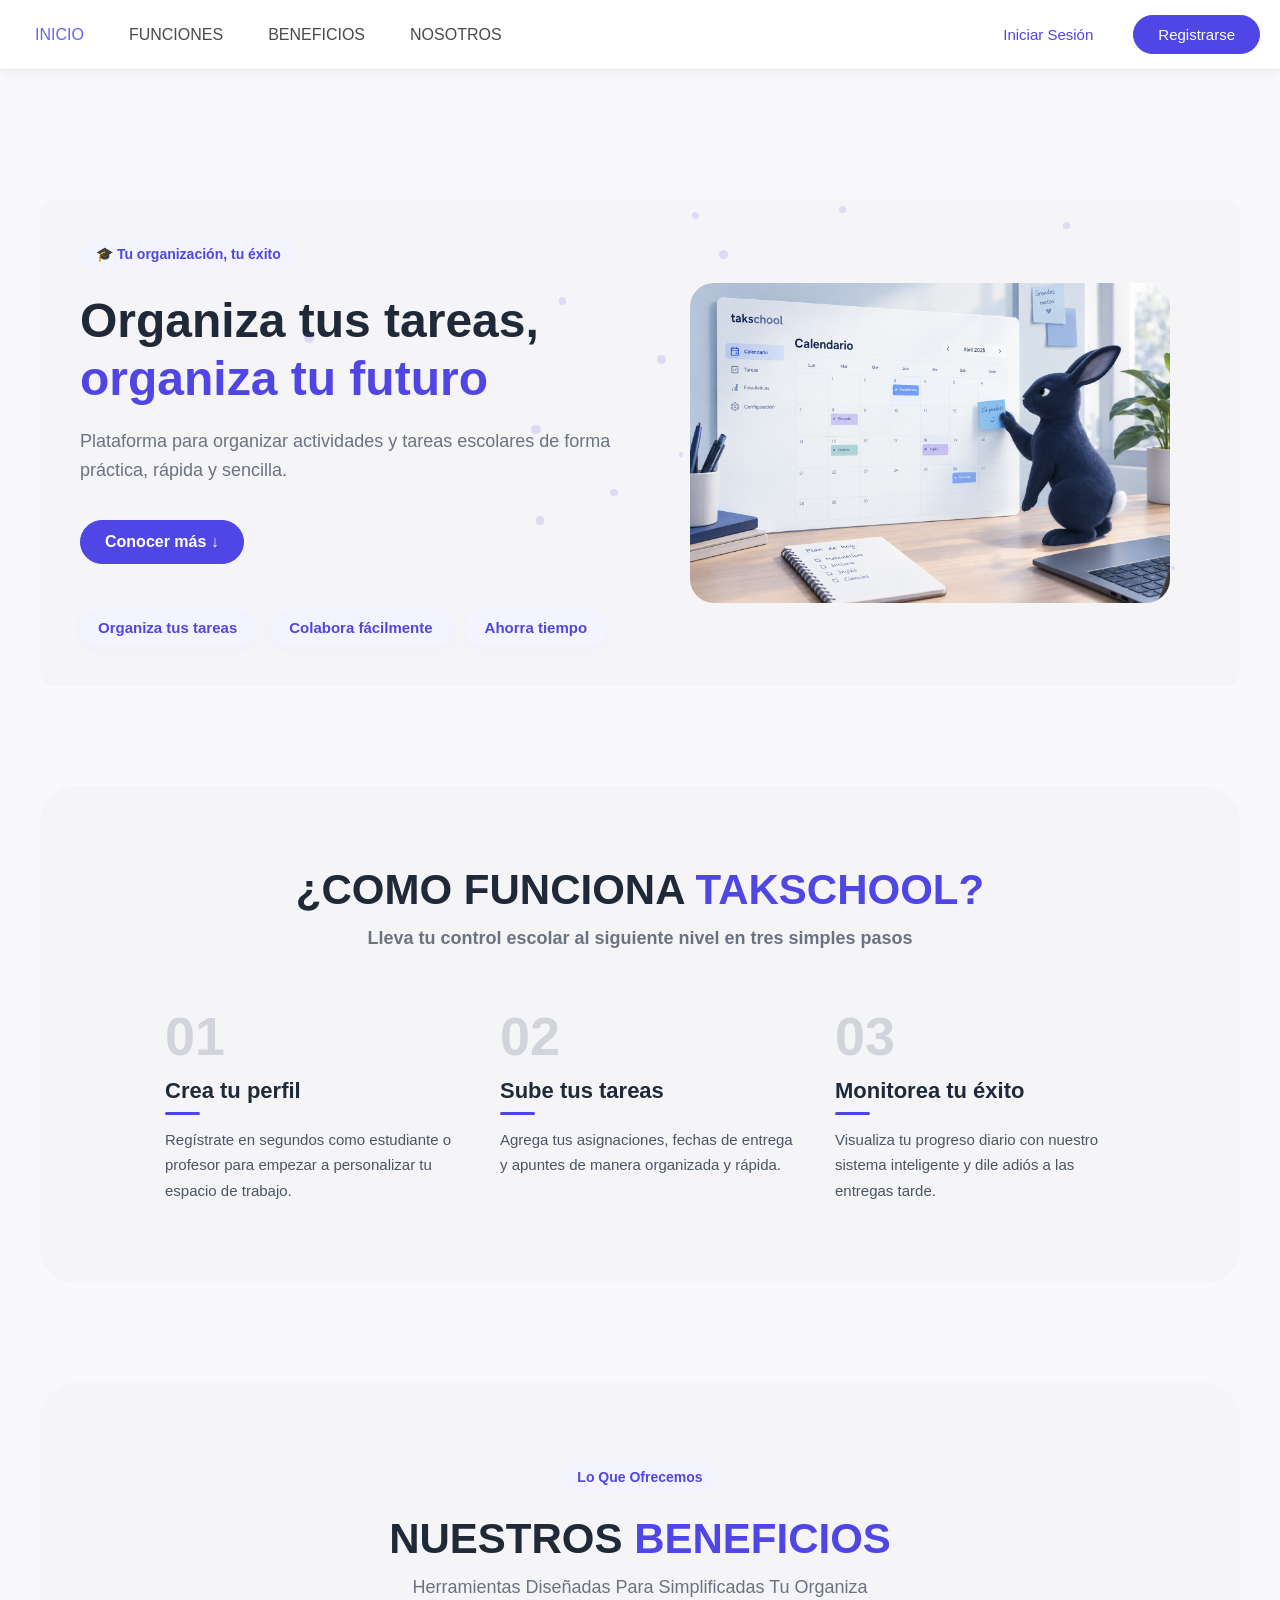
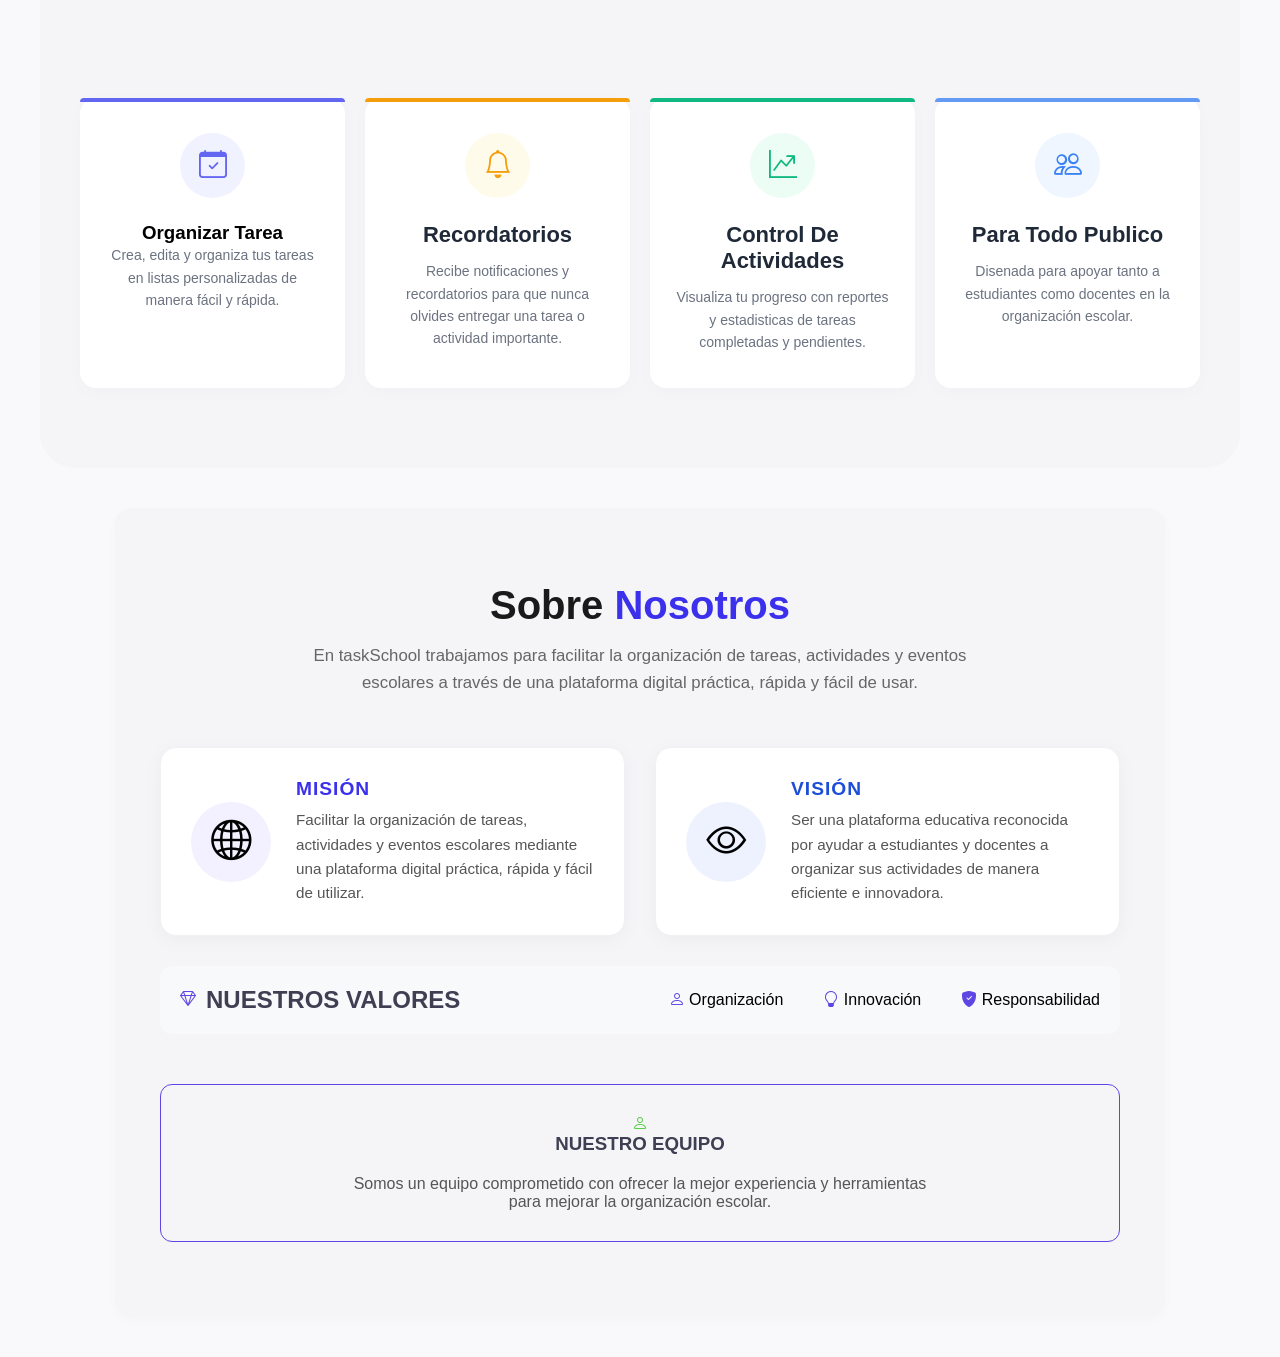
<file: index.html>
<!DOCTYPE html>
<html lang="en">
<head>
    <meta charset="UTF-8">
    <meta name="viewport" content="width, initial-scale=1.0">
    <title>Takschool</title>
    <link rel="stylesheet" href="https://cdn.jsdelivr.net/npm/bootstrap-icons@1.11.3/font/bootstrap-icons.min.css">
    <link rel="stylesheet" href="style.css">
</div>
</div>
</head>

<body>

<nav class="navegador">
<ul class="menu-central">
  <li><a href="#inicio">INICIO</a></li> 
    <li><a href="#funciones">FUNCIONES</a></li>
    <li><a href="#beneficios">BENEFICIOS</a></li>
      <li><a href="#nosotros">NOSOTROS</a></li>
  </ul>

  <div class="botones-derecha">
<div class="botones-derecha">
  <a href="autenticacion.html" class="btn-login">Iniciar Sesión</a>
  <a href="autenticacion.html#registro" class="btn-registro">Registrarse</a>
</div>

  </div>
</nav>

<section class="columna-izquierda" style="display: flex; flex-direction: row; align-items: center; justify-content: space-between; gap: 40px; max-width: 1200px; margin: 130px auto 50px auto; padding: 40px;">
  <div class="texto-accion" style="flex: 1; max-width: 550px;">
    <div class="contenido">
      <span>🎓 Tu organización, tu éxito</span>
    </div>
    <h1 class="titulo">Organiza tus tareas, <br><span class="titulo-resaltado">organiza tu futuro</span></h1>
    <p class="Descripcion-general">Plataforma para organizar actividades y tareas escolares de forma práctica, rápida y sencilla.</p>
    
    <div class="boton">
      <a href="#" class="btn-registro" style="background-color: #4f46e5; color: white; padding: 12px 24px; border-radius: 8px; text-decoration: none; font-weight: 600; margin-right: 15px;">Conocer más  ↓ </a>
    </div>

    <div class="beneficios">
      <div class="beneficio-item">Organiza tus tareas</div>
      <div class="beneficio-item">Colabora fácilmente</div>
      <div class="beneficio-item">Ahorra tiempo</div>
    </div>
  </div>

 <div class="columna-derecha-imagen" style="flex: 1; max-width: 600px; width: 100%; display: flex; justify-content: center;">
    <img src="img/imagen.jpeg" alt="Ilustración Takschool" style="width: 110%; height: auto; object-fit: contain; border-radius: 24px;">
  </div>

</section>
  </div>
 </div>
</p>
</main>

<section class="funcionamiento-seccion" id="funciones">
  <div class="funcionamiento-encabezado">
  <h2 class="funcionamiento-titulo"> ¿COMO FUNCIONA <span class="morado"> TAKSCHOOL?</span><h2>
  <p class="funcionamiento-subtitulo">Lleva tu control escolar al siguiente nivel en tres simples pasos</p>
</div>

<div class="cuadra-pasos">

<div class="tarjeta-paso">
  <span class="numero-fondo">01</span>
<h3>Crea tu perfil</h3>
<p>Regístrate en segundos como estudiante o profesor para empezar a personalizar tu espacio de trabajo.</p>
</div>

<div class="tarjeta-paso">
  <span class="numero-fondo">02</span>
  <h3>Sube tus tareas</h3>
  <p>Agrega tus asignaciones, fechas de entrega y apuntes de manera organizada y rápida.</p>
</div>

<div class="tarjeta-paso">
  <span class="numero-fondo">03</span>
  <h3>Monitorea tu éxito</h3>
  <p>Visualiza tu progreso diario con nuestro sistema inteligente y dile adiós a las entregas tarde.</p>
</div>

</div>
</section>



<section class="beneficios-seccion" id="beneficios">
  <div class="beneficio-encabezado">
    <div class="contenido">Lo Que Ofrecemos</div>
  <h2 class="beneficio-titulo"> NUESTROS <span class="azul-resaltado"> BENEFICIOS </span></h2>
  <p class="beneficio-subtitulo">Herramientas Diseñadas Para Simplificadas Tu Organiza</a></p>
</div>


  <div class="cuadros-beneficios">

<div class="tarjeta-beneficio borde-morado">
  <div class="b-icono bg-morado-claro"><i class="bi bi-calendar-check"></i></div>
  <span class="titulo-beneficio"><h3>Organizar Tarea</h3></span>
<p>Crea, edita y organiza tus tareas en listas personalizadas de manera fácil y rápida.</p>
</div>

<div class="tarjeta-beneficio borde-amarillo">
  <div class="b-icono bg-amarillo-claro"><i class="bi bi-bell"></i></div>
<span class="titulo-beneficios">
  <h3>Recordatorios</h3></span>
  <p>Recibe notificaciones y recordatorios para que nunca olvides entregar una tarea o actividad importante.</p>
</div>

<div class="tarjeta-beneficio borde-verde">
  <div class="b-icono bg-verde-claro"><i class="bi bi-graph-up-arrow"></i></div>
  <span class="titulo-beneficios">
  <h3>Control De Actividades </h3></span>
  <p>Visualiza tu progreso con reportes y estadisticas de tareas completadas y pendientes.</p>
</div>

<div class="tarjeta-beneficio borde-celeste">
  <div class="b-icono bg-azul-claro"><i class="bi bi-people"></i></div>
  <span class="titulo-beneficios">
  <h3>Para Todo Publico </h3></span>
  <p>Disenada para apoyar tanto a estudiantes como docentes en la organización escolar.</p>
</div>
</div>
</div>
</section>
</div>

<div class="mi-caja-gris">
<section class="nosotros-seccion" id="nosotros"> 
    

    <div class="nosotros-encabezado"> 
        <h2 class="nosotros-titulo">Sobre <span class="azul-fuerte">Nosotros</span></h2> 
        <p class="nosotros-subtitulo">En taskSchool trabajamos para facilitar la organización de tareas, actividades y eventos escolares a través de una plataforma digital práctica, rápida y fácil de usar.</p> 
    </div> 

    <div class="bloque-mv">

        <div class="tarjeta-mv"> 
            <div class="icono-contenedor morado-bg">
                <div class="🌐"><i class="bi bi-globe2"  style="font-size: 40px;"></i></div>
            </div>
            <div class="contenido-mv">
                <h3>MISIÓN</h3> 
                <p>Facilitar la organización de tareas, actividades y eventos escolares mediante una plataforma digital práctica, rápida y fácil de utilizar.</p> 
            </div>
        </div> 

        <div class="tarjeta-mv"> 
            <div class="icono-contenedor azul-bg">
                <div class="👁️"><i class="bi bi-eye"  style="font-size: 40px; "></i></div>
            </div>
            <div class="contenido-mv">
                <h3>VISIÓN</h3> 
                <p>Ser una plataforma educativa reconocida por ayudar a estudiantes y docentes a organizar sus actividades de manera eficiente e innovadora.</p> 
            </div>
        </div> 
    </div>

<div class="valores-card">
  
  <div class="valores-titulo-contenedor">
  <i class="bi bi-gem" style="color: #5c46e4"></i>
  <h2 class="valores-texto" style="color: #3e3f52">NUESTROS VALORES</h2>
</div>


  <div class="valores-lista">
    <div class="🧒">
      <i class="bi bi-person" style="color: #5c46e4"></i>
      <span>Organización</span>
    </div>
    <div class="💡">
      <i class="bi bi-lightbulb" style="color: #5c46e4"></i>
      <span>Innovación</span>
    </div>
    <div class="🛡️">
      <i class="bi bi-shield-fill-check" style="color: #5c46e4" ></i >
      <span>Responsabilidad</span>
    </div>
  </div>

</div>

<div class="equipo-card-principal">
  <div class="🧒">
    <i class="bi bi-person" style="color: #5c4"></i>
    <h3 class="texto" style="color: #3e3f52">NUESTRO EQUIPO</h3>
  </div>
  <p class="equipo-descripcion">
    Somos un equipo comprometido con ofrecer la mejor experiencia y herramientas para mejorar la organización escolar.
  </p>
</div>
</div>
</section>
</section>

    <script src="script.js"></script>
    
</body>
</html>
</file>
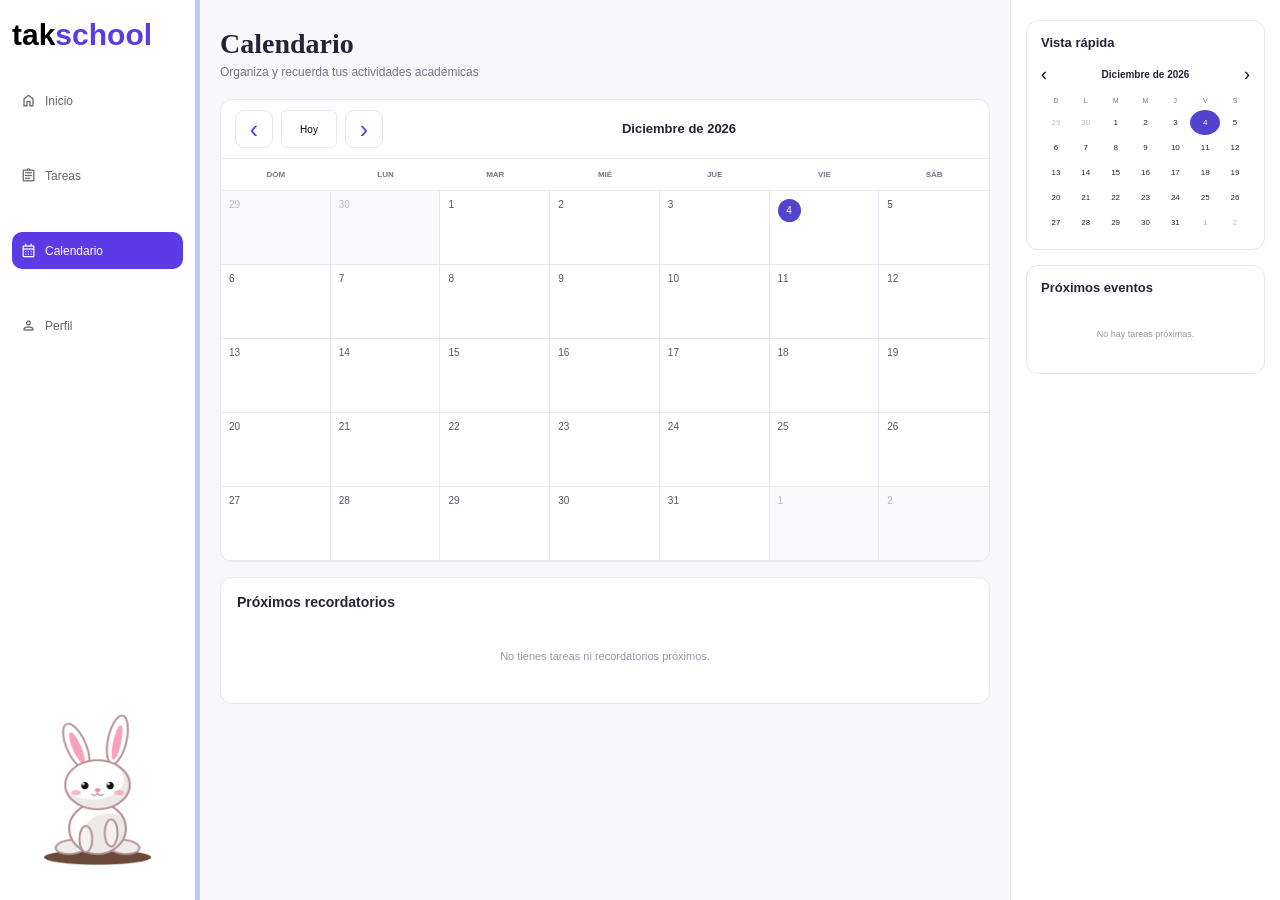
<file: calendario.html>
<!DOCTYPE html>
<html lang="es">

<head>
    <meta charset="UTF-8">
    <meta name="viewport" content="width=device-width, initial-scale=1.0">

    <title>TakSchool | Calendario</title>

    <!-- Estilos externos -->
    <link rel="stylesheet" href="app.css">
    <link rel="stylesheet" href="calendario.css">

    <!-- Iconos de la barra lateral -->
    <link rel="stylesheet" href="https://fonts.googleapis.com/css2?family=Material+Symbols+Outlined">
</head>

<body>

    <!-- Barra lateral compartida con el dashboard -->
    <aside class="sidebar calendario-sidebar">
        <div class="logo">
            tak<span class="azul-resaltado">school</span>
        </div>

        <nav class="menu">
            <a href="dashboard.html" class="menu-item">
                <span class="material-symbols-outlined">home</span>
                Inicio
            </a>

            <br>

            <a href="tareas.html" class="menu-item">
                <span class="material-symbols-outlined">assignment</span>
                Tareas
            </a>

            <br>

            <a href="calendario.html" class="menu-item active" aria-current="page">
                <span class="material-symbols-outlined">calendar_month</span>
                Calendario
            </a>

            <br>

            <a href="perfil.html" class="menu-item">
                <span class="material-symbols-outlined">person</span>
                Perfil
            </a>
        </nav>

        <div class="navegador-footer">
            <img
                src="img/conejo_saludando.gif"
                width="250"
                height="175"
                alt="Conejo saludando">
        </div>
    </aside>

    <div class="app" id="calendario">

        <main class="main-content">

            <header class="page-header">
                <div>
                    <h1>Calendario</h1>
                    <p>Organiza y recuerda tus actividades académicas</p>
                </div>

                <button class="primary-button" id="newReminderButton">
                </button>
                
            </header>

            <section class="calendar-card">

                <div class="calendar-toolbar">

                    <div class="calendar-navigation">
                        <button
                            type="button"
                            id="previousMonth"
                            class="navigation-button"
                            aria-label="Mes anterior">
                            ‹
                        </button>

                        <button
                            type="button"
                            id="todayButton"
                            class="today-button">
                            Hoy
                        </button>

                        <button
                            type="button"
                            id="nextMonth"
                            class="navigation-button"
                            aria-label="Mes siguiente">
                            ›
                        </button>
                    </div>

                    <h2 id="monthTitle"></h2>


                </div>

                <div class="calendar-weekdays">
                    <div>DOM</div>
                    <div>LUN</div>
                    <div>MAR</div>
                    <div>MIÉ</div>
                    <div>JUE</div>
                    <div>VIE</div>
                    <div>SÁB</div>
                </div>

                <div id="calendarGrid" class="calendar-grid"></div>

            </section>

            <section class="upcoming-card">

                <div class="section-header">
                    <h2>Próximos recordatorios</h2>
                </div>

                <div id="upcomingList" class="upcoming-list"></div>

            </section>

        </main>

        <aside class="right-panel">

            <section class="quick-view">
                <h2>Vista rápida</h2>

                <div class="mini-calendar">

                    <div class="mini-header">
                        <button type="button" id="miniPrevious" aria-label="Mes anterior">
                            ‹
                        </button>

                        <strong id="miniMonth"></strong>

                        <button type="button" id="miniNext" aria-label="Mes siguiente">
                            ›
                        </button>
                    </div>

                    <div class="mini-weekdays">
                        <span>D</span>
                        <span>L</span>
                        <span>M</span>
                        <span>M</span>
                        <span>J</span>
                        <span>V</span>
                        <span>S</span>
                    </div>

                    <div id="miniCalendarGrid" class="mini-grid"></div>

                </div>
            </section>

            <section class="events-card">
                <h2>Próximos eventos</h2>

                <div id="rightEvents" class="right-events"></div>
            </section>

        </aside>

    </div>

    <!-- Ventana para crear recordatorios -->
    <div id="reminderModal" class="modal hidden">

        <div class="modal-content">

            <div class="modal-header">
                <div>
                    <h2>Nueva recordatoria</h2>
                    <p>Agrega una actividad académica.</p>
                </div>

                <button
                    type="button"
                    id="closeModal"
                    class="close-button"
                    aria-label="Cerrar">
                    ×
                </button>
            </div>

            <form id="reminderForm">

                <div class="form-group">
                    <label for="title">Nombre de la actividad</label>

                    <input
                        type="text"
                        id="title"
                        placeholder="Ej. Tarea de matemática"
                        required>
                </div>

                <div class="form-row">

                    <div class="form-group">
                        <label for="date">Fecha</label>

                        <input type="date" id="date" required>
                    </div>

                    <div class="form-group">
                        <label for="time">Hora</label>

                        <input type="time" id="time" required>
                    </div>

                </div>

                <div class="form-group">
                    <label for="type">Tipo</label>

                    <select id="type">
                        <option value="tarea">Tarea</option>
                        <option value="examen">Examen</option>
                        <option value="proyecto">Proyecto</option>
                        <option value="estudio">Estudio</option>
                    </select>
                </div>

                <div class="form-actions">

                    <button
                        type="button"
                        id="cancelButton"
                        class="secondary-button">
                        Cancelar
                    </button>

                    <button type="submit" class="primary-button">
                        Guardar recordatoria
                    </button>

                </div>

            </form>

        </div>

    </div>

    <!-- JavaScript externo -->
    <script src="calendario.js"></script>

</body>
</html>
</file>
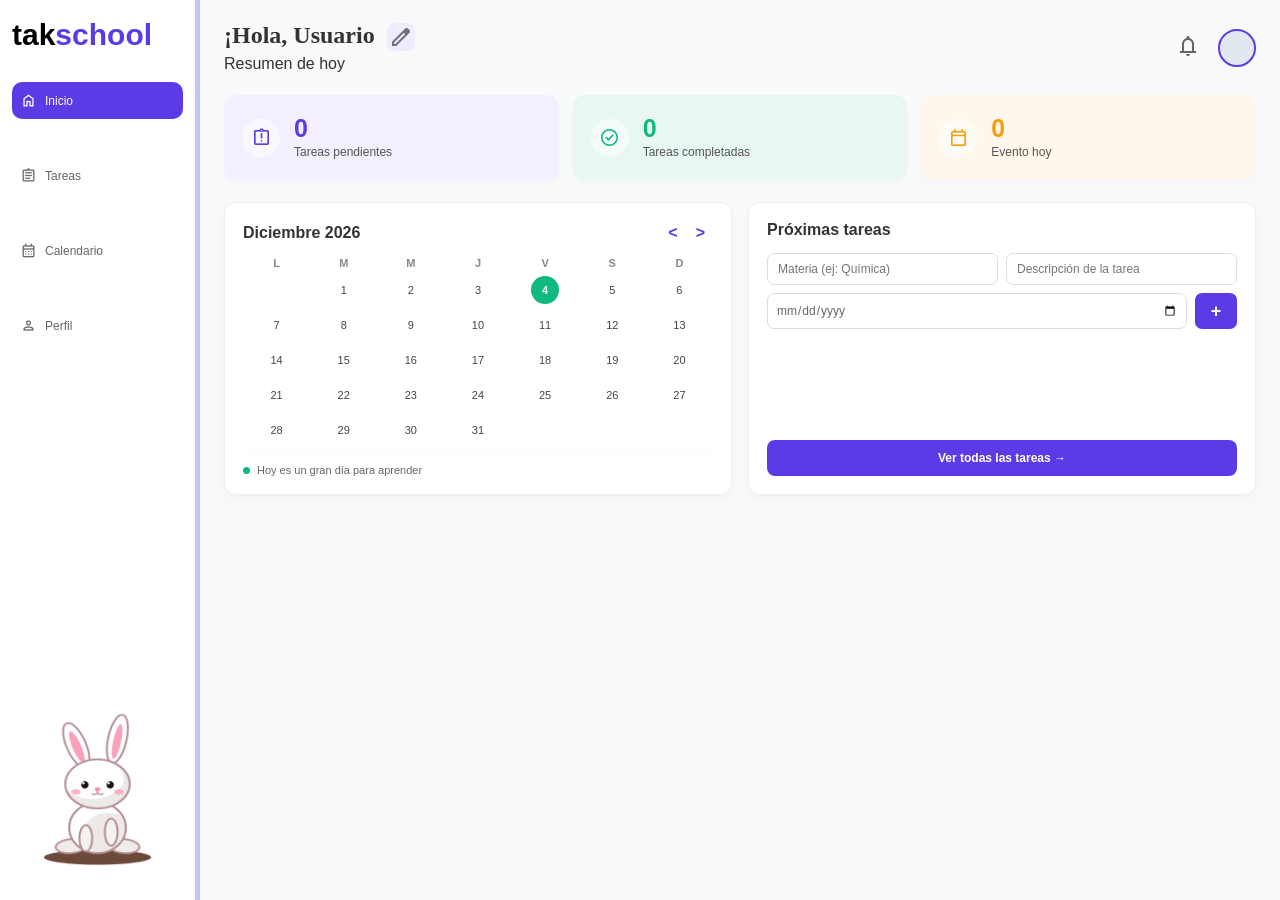
<file: dashboard.html>
<!DOCTYPE html>
<html lang="es">
 <head>
    <meta charset="UTF-8">
    <meta name="viewport" content="width=device-width, initial-scale=1.0">
    <title>Takschool</title>

    <link rel="stylesheet" href="app.css">

    <!-- Google Material Symbols -->
    <link rel="stylesheet"
        href="https://fonts.googleapis.com/css2?family=Material+Symbols+Outlined">
        <script src="app.js" defer></script>

 </head>

 <body>

 <div class="navegador">

    <!-- BARRA LATERAL -->
    <aside class="sidebar">

        <div class="logo">tak<span class="azul-resaltado">school</span></div>

        <nav class="menu">
            <a href="dashboard.html" class="menu-item active">
                <span class="material-symbols-outlined">home</span>
                Inicio
            </a>
            <br>
            <a href="tareas.html" class="menu-item">
                <span class="material-symbols-outlined">assignment</span>
                Tareas
            </a>
            <br>
            <a href="calendario.html" class="menu-item">
                <span class="material-symbols-outlined">calendar_month</span>
                Calendario
            </a>
            <br>
            <a href="perfil.html" class="menu-item">
                <span class="material-symbols-outlined">person</span>
                Perfil
            </a>
            <br>
        </nav>

        <div class="navegador-footer">
            <img src="img/conejo_saludando.gif"
             width="250"
              height="175"
              alt="Mi GIF animado">
        </div>

    </aside>


    <!-- CONTENIDO PRINCIPAL -->
    <main class="contenido-principal">

        <!-- ENCABEZADO -->
        <header class="main-header">

            <div class="welcome-text">
                <h1>¡Hola, <span id="nombreUsuario">Usuario!</span>
                     <button
        type="button"
        id="editarNombreUsuario"
        class="btn-editar-nombre"
        title="Cambiar nombre">
         <span class="material-symbols-outlined">edit</span>
                </button>
    </h1>
                <p>Resumen de hoy</p>
            </div>
            
                <div class="user-profile">

    <div class="notification-container">

        <span class="material-symbols-outlined icon-bell" id="campana">
            notifications
        </span>


        <div class="notification-box" id="notificationBox">

            <h3>Notificaciones</h3>

            <div id="notificationList">

                <p>No tienes notificaciones</p>

            </div>

        </div>

    </div>




                <div class="avatar" id="avatarHeader" role="img" aria-label="Avatar de perfil"></div>

            </div>

        </header>


        <!-- TARJETAS DE RESUMEN -->
        <section class="tarjeta-de-resumen">

            <div class="card card-purple">

                <div class="card-icon">
                    <span class="material-symbols-outlined">
                        assignment_late
                    </span>
                </div>

                <div class="card-info">
                    <h3 id="contadorPendientes">0</h3>
                    <p>Tareas pendientes</p>
                </div>

            </div>


            <div class="card card-green">

                <div class="card-icon">
                    <span class="material-symbols-outlined">
                        check_circle
                    </span>
                </div>

                <div class="card-info">
                    <h3 id="contadorCompletadas">0</h3>
                    <p>Tareas completadas</p>
                </div>

            </div>


            <div class="card card-orange">

                <div class="card-icon">
                    <span class="material-symbols-outlined">
                        calendar_today
                    </span>
                </div>

                <div class="card-info">
                    <h3 id="contadorEventos">0</h3>
                    <p>Evento hoy</p>
                </div>

            </div>

        </section>


        <!-- CALENDARIO Y TAREAS -->
        <section class="calendario-tareas">

            <!-- CALENDARIO -->
            <div class="widget calendario">

                <div class="calendar-encabezado">

                    <h2 id="calendarario-mes-año">
                        Mes Año
                    </h2>

                    <div class="calendario-navegacion">

                        <button id="prevMonthBtn">
                            &lt;
                        </button>

                        <button id="nextMonthBtn">
                            &gt;
                        </button>

                    </div>

                </div>


                <div class="calendario-dias-encabezado">
                    <span>L</span>
                    <span>M</span>
                    <span>M</span>
                    <span>J</span>
                    <span>V</span>
                    <span>S</span>
                    <span>D</span>
                </div>


                <div class="calendario-grid" id="calendarioGrid"></div>


                <div class="calendario-footer" id="calendarioFooter">

                    <span class="dot-indicator"></span>

                    Hoy es un gran día para aprender

                </div>

            </div>


            <!-- PRÓXIMAS TAREAS -->
            <div class="widget proximas-tareas">

                <h2>Próximas tareas</h2>

                <form id="taskForm" class="task-form">

                    <input
                        type="text"
                        id="taskMateria"
                        placeholder="Materia (ej: Química)"
                        required
                    >

                    <input
                        type="text"
                        id="taskDescripcion"
                        placeholder="Descripción de la tarea"
                        required
                    >

                    <input
                        type="date"
                        id="taskFecha"
                        required
                    >

                    <button
                        type="submit"
                        class="btn-add-task">
                        +
                    </button>

                </form>


                <ul class="task-list" id="taskList"></ul>

                <button class="btn-all-tasks" >
                  <a href="tareas.html" style="text-decoration: none; color: inherit;"> Ver todas las tareas → </a>
                </button>

            </div>

        </section>

    </main>

   </div>

   <script src="perfil-sync.js"></script>

<html>
</file>
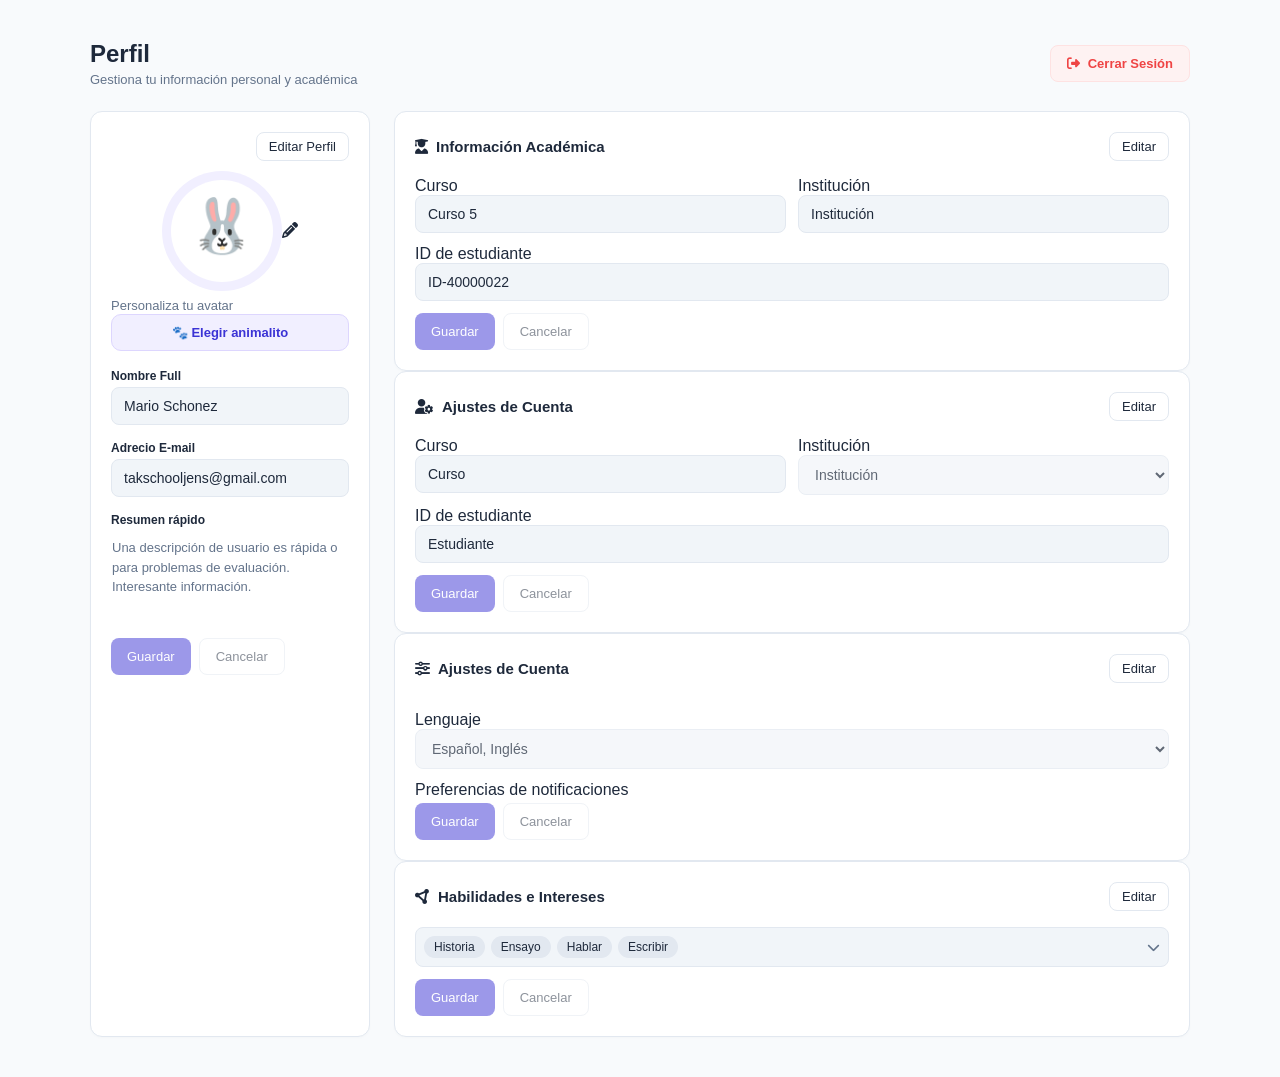
<file: perfil.html>
<!DOCTYPE html>
<html lang="es">
<head>
    <meta charset="UTF-8">
    <meta name="viewport" content="width=device-width, initial-scale=1.0">
    <title>Perfil de Usuario</title>
    <!-- Iconos FontAwesome -->
    <link rel="stylesheet" href="https://cdnjs.cloudflare.com/ajax/libs/font-awesome/6.5.2/css/all.min.css">
    <link rel="stylesheet" href="perfil.css">

</head>
<body>
    
    <div class="container">
        <!-- Encabezado Limpio (Sin botón de ajustes) -->
        <header class="main-header">
            <div class="header-left">
                <h1>Perfil</h1>
                <p>Gestiona tu información personal y académica</p>
            </div>
             <button id="logoutBtn" class="btn-logout"><i class="fa-solid fa-right-from-bracket" ></i> Cerrar Sesión</button>
        </header>

        <!-- Contenedor Flexbox Principal -->
        <div class="profile-grid">
            
            <!-- Izquierda: Sidebar Editable -->
            <aside class="profile-sidebar card">
                <div class="card-header-sidebar">
                    <button class="btn-edit">Editar Perfil</button>
                </div>
                
                <div class="avatar-area">
                    <div class="avatar-container">
                        <img
                            src="https://placehold.co/200x200/f1efff/5c3be6?text=%F0%9F%90%B0"
                            alt="Avatar del estudiante"
                            class="avatar-img"
                            id="avatarPreview">

                        <label for="avatarInput" class="btn-edit-avatar" title="Subir foto" aria-label="Subir foto de perfil">
                            <i class="fa-solid fa-pencil" aria-hidden="true"></i>
                        </label>
                        <input type="file" id="avatarInput" accept="image/*" hidden>
                    </div>

                    <span class="change-profile-text">Personaliza tu avatar</span>

                    <button type="button" id="btnElegirAnimal" class="btn-animal" aria-expanded="false" aria-controls="selectorAnimales">
                        🐾 Elegir animalito
                    </button>

                    <div id="selectorAnimales" class="selector-animales" hidden aria-label="Elige tu animalito">
                        <button type="button" class="animal-option" data-animal="🐰" aria-label="Conejo">🐰</button>
                        <button type="button" class="animal-option" data-animal="🐱" aria-label="Gato">🐱</button>
                        <button type="button" class="animal-option" data-animal="🐶" aria-label="Perro">🐶</button>
                        <button type="button" class="animal-option" data-animal="🦊" aria-label="Zorro">🦊</button>
                        <button type="button" class="animal-option" data-animal="🐻" aria-label="Oso">🐻</button>
                        <button type="button" class="animal-option" data-animal="🐼" aria-label="Panda">🐼</button>
                        <button type="button" class="animal-option" data-animal="🐸" aria-label="Rana">🐸</button>
                        <button type="button" class="animal-option" data-animal="🐹" aria-label="Hámster">🐹</button>
                    </div>
                </div>

                <div class="info-group">
                    <label>Nombre Full</label>
                    <input type="text" class="sidebar-input" id="nombrePerfil" value="Mario Schonez" disabled>
                </div>
                <div class="info-group">
                    <label>Adrecio E-mail</label>
                    <input type="text" class="sidebar-input" value="takschooljens@gmail.com" disabled>
                </div>
                <div class="info-group">
                    <label>Resumen rápido</label>
                    <textarea class="sidebar-textarea" disabled>Una descripción de usuario es rápida o para problemas de evaluación. Interesante información.</textarea>
                </div>
                
                <div class="button-row">
                    <button class="btn-primary btn-save" disabled>Guardar</button>
                    <button class="btn-cancel btn-action-cancel" disabled>Cancelar</button>
                </div>
            </aside>

            <!-- Derecha: Formularios -->
            <main class="profile-content">
                
                <!-- Bloque 1: Información Académica -->
                <section class="card">
                    <div class="card-header">
                        <h2><i class="fa-solid fa-user-graduate"></i> Información Académica</h2>
                        <button class="btn-edit">Editar</button>
                    </div>
                    <div class="form-grid">
                        <div class="form-group">
                            <label>Curso</label>
                            <input type="text" value="Curso 5" disabled>
                        </div>
                        <div class="form-group">
                            <label>Institución</label>
                            <input type="text" value="Institución" disabled>
                        </div>
                        <div class="form-group full-width">
                            <label>ID de estudiante</label>
                            <input type="text" value="ID-40000022" disabled>
                        </div>
                    </div>
                    <div class="button-row">
                        <button class="btn-primary btn-save" disabled>Guardar</button>
                        <button class="btn-cancel btn-action-cancel" disabled>Cancelar</button>
                    </div>
                </section>

                <!-- Bloque 2: Ajustes de Cuenta -->
                <section class="card">
                    <div class="card-header">
                        <h2><i class="fa-solid fa-user-gear"></i> Ajustes de Cuenta</h2>
                        <button class="btn-edit">Editar</button>
                    </div>
                    <div class="form-grid">
                        <div class="form-group">
                            <label>Curso</label>
                            <input type="text" value="Curso" disabled>
                        </div>
                        <div class="form-group">
                            <label>Institución</label>
                            <select disabled>
                                <option>Institución</option>
                                <option>Otra Opción</option>
                            </select>
                        </div>
                        <div class="form-group full-width">
                            <label>ID de estudiante</label>
                            <input type="text" value="Estudiante" disabled>
                        </div>
                    </div>
                    <div class="button-row">
                        <button class="btn-primary btn-save" disabled>Guardar</button>
                        <button class="btn-cancel btn-action-cancel" disabled>Cancelar</button>
                    </div>
                </section>

                <!-- Bloque 3: Seguridad y Notificaciones -->
                <section class="card">
                    <div class="card-header">
                        <h2><i class="fa-solid fa-sliders"></i> Ajustes de Cuenta</h2>
                        <button class="btn-edit">Editar</button>
                    </div>
                    <div class="form-grid">

                    </div>
                    <div class="form-group" style="margin-top: 12px;">
                        <label>Lenguaje</label>
                        <select disabled>
                            <option>Español, Inglés</option>
                        </select>
                    </div>
                    <div class="form-group" style="margin-top: 12px;">
                        <label>Preferencias de notificaciones</label>
                        <div class="button-row" style="margin-top: 4px;">
                            <button class="btn-primary btn-save" disabled>Guardar</button>
                            <button class="btn-cancel btn-action-cancel" disabled>Cancelar</button>
                        </div>
                    </div>
                </section>
                <!-- Bloque 4: Habilidades e Intereses Completamente Editable -->
<section class="card">
    <div class="card-header">
        <h2><i class="fa-solid fa-circle-nodes"></i> Habilidades e Intereses</h2>
        <button class="btn-edit">Editar</button>
    </div>
    <div class="tags-container">
        <div class="tags-wrapper">
            <span class="tag">Historia <i class="fa-solid fa-xmark remove-tag"></i></span>
            <span class="tag">Ensayo <i class="fa-solid fa-xmark remove-tag"></i></span>
            <span class="tag">Hablar <i class="fa-solid fa-xmark remove-tag"></i></span>
            <span class="tag">Escribir <i class="fa-solid fa-xmark remove-tag"></i></span>
            <!-- Campo nuevo para escribir nuevas habilidades -->
            <input type="text" id="tagInput" placeholder="Añadir..." disabled>
        </div>
        <i class="fa-solid fa-chevron-down select-chevron"></i>
    </div>
    <div class="button-row">
        <button class="btn-primary btn-save" disabled>Guardar</button>
        <button class="btn-cancel btn-action-cancel" disabled>Cancelar</button>
    </div>
</section>

            </main>
        </div>
    </div>


    <!-- Enlace al archivo JavaScript externo -->
    <script src="perfil.js"></script>
    <script src="avatar.js" defer></script>
    <script src="perfil-sync.js"></script>
</body>

</html>
</file>
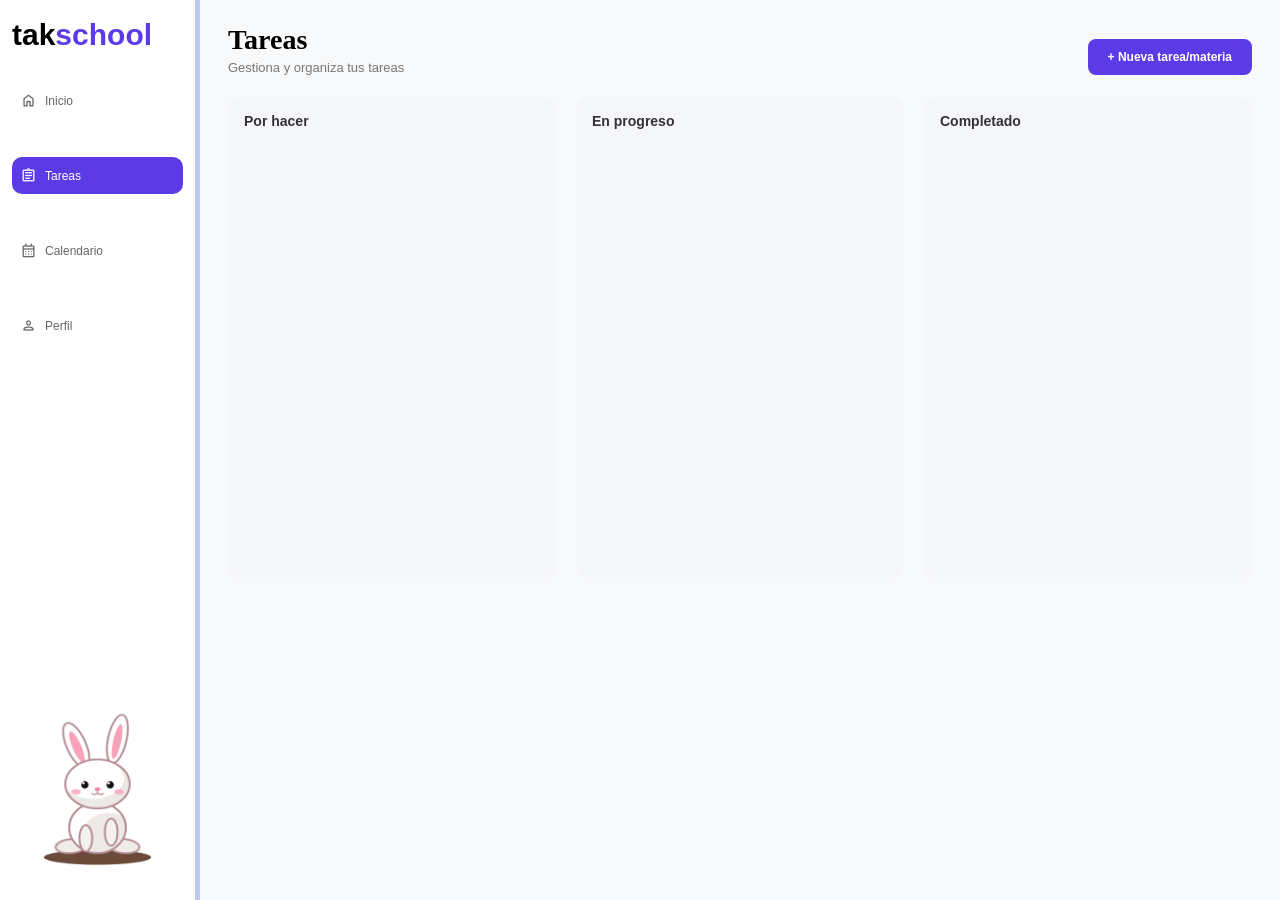
<file: tareas.html>
<!DOCTYPE html>
<html lang="es">
<head>
  <meta charset="UTF-8">
  <meta name="viewport" content="width=device-width, initial-scale=1.0">
  <title>TakSchool - Tareas</title>
  <!-- Tu archivo de estilos dedicado -->
  <link rel="stylesheet" href="app.css">
  <link rel="stylesheet" href="tareas.css">
  <link rel="stylesheet" href="https://fonts.googleapis.com/css2?family=Material+Symbols+Outlined">

</head>
<body>

  <!-- Barra lateral compartida con dashboard y calendario -->
  <aside class="sidebar tareas-sidebar">
    <div class="logo">tak<span class="azul-resaltado">school</span></div>
    <nav class="menu">
      <a href="dashboard.html" class="menu-item">
        <span class="material-symbols-outlined">home</span>
        Inicio
      </a>
      <br>
      <a href="tareas.html" class="menu-item active" aria-current="page">
        <span class="material-symbols-outlined">assignment</span>
        Tareas
      </a>
      <br>
      <a href="calendario.html" class="menu-item">
        <span class="material-symbols-outlined">calendar_month</span>
        Calendario
      </a>
      <br>
      <a href="perfil.html" class="menu-item">
        <span class="material-symbols-outlined">person</span>
        Perfil
      </a>
    </nav>
    <div class="navegador-footer">
         <img src="img/conejo_saludando.gif" width="250" height="175" alt="Mi GIF animado">
    </div>
  </aside>


  <div class="contenedor-seccion-tareas">
    
    <!-- ENCABEZADO -->
    <header class="main-header">
      <div class="welcome-text">
        <h1>Tareas</h1>
        <p>Gestiona y organiza tus tareas</p>
      </div>
      <!-- Tu botón morado perfectamente enlazado -->
      <button class="btn-all-tasks" id="btnNuevaTareaKanban">
        + Nueva tarea/materia
      </button>
    </header>


    <!-- TABLERO KANBAN TOTALMENTE VACÍO -->
    <main class="tablero-kanban">
      
      <!-- COLUMNA: POR HACER -->
      <section class="columna-kanban">
        <div class="columna-titulo">Por hacer</div>
        <div class="lista-tarjetas-kanban" id="col-por-hacer">
          <!-- Vacío de fábrica -->
        </div>
      </section>

      <!-- COLUMNA: EN PROGRESO -->
      <section class="columna-kanban">
        <div class="columna-titulo">En progreso</div>
        <div class="lista-tarjetas-kanban" id="col-en-progreso">
          <!-- Vacío de fábrica -->
        </div>
      </section>

      <!-- COLUMNA: COMPLETADO -->
      <section class="columna-kanban">
        <div class="columna-titulo">Completado</div>
        <div class="lista-tarjetas-kanban" id="col-completado">
          <!-- Vacío de fábrica -->
        </div>
      </section>

    </main>
  </div>
<script src="app.js"></script>
  <script src="tareas.js"></script>
</body>
</html>
</file>
<file: style.css>
* {
  margin: 0;
  padding: 0;
  box-sizing: border-box;
}

body {
  background-color: #f9f9fb;
  scroll-behavior: smooth;
  padding-top: 70px;
}

.navegador {
  width: 100%;
  height: auto;
  min-height: 70px;
  background-color: #ffffff;
  border-bottom: 1px solid #eaeaea;
  display: flex;
  align-items: center;
  justify-content: flex-end;
  font-family: 'Inter', sans-serif;
  position: fixed;
  top: 0;
  left: 0;
  z-index: 1000;
  box-shadow: 0 4px 12px rgba(0, 0, 0, 0.05);
  flex-wrap: wrap;
  padding: 10px 20px;
}

.menu-central {
  list-style: none;
  display: flex;
  gap: 15px;
  margin-right: auto;
  position: relative;
  flex-wrap: wrap;
}

.menu-central li a {
  display: block;
  color: #4a4a4a;
  font-size: 16px;
  font-weight: 500;
  text-decoration: none;
  padding: 10px 15px;
  transition: color 0.2s ease;
}

.menu-central li.activo a {
  color: #6366f1 !important;
}
.menu-central li a:hover {
  color: #4f3cff;
}

.menu-central::after {
  content: '';
  position: absolute;
  bottom: -12px;
  height: 3px;
  background-color: #6366f1;
  border-radius: 2px;
  animation: moverLineaMorada linear both;
  animation-timeline: scroll(root);
}


.botones-derecha {
  display: flex;
  gap: 16px;
  align-items: center;
  flex-shrink: 0;
}

.botones-derecha a {
  text-decoration: none;
  font-size: 15px;
  font-weight: 500;
  padding: 10px 24px;
  font-family: 'Inter', sans-serif;
  white-space: nowrap;
  transition: all 0.2s ease-in-out;
}

.btn-login {
  color: #4f46e5;
  background-color: #ffffff;
  border-radius: 8px;
}

.btn-login:hover {
  border-color: #4f46e5;
  background-color: #f8fafc;
}

.btn-registro {
  color: #ffffff !important;
  background-color: #4f46e5 !important;
  border: 1.5px solid #4f46e5;
  border-radius: 50px !important;
}

.btn-registro:hover {
  background-color: #4338ca !important;
  border-color: #4338ca;
}

.columna-izquierda {
  max-width: 1200px;
  margin: 130px auto 50px auto;
  padding: 40px;
  display: flex;
  align-items: center;
  justify-content: space-between;
  gap: 40px;
  font-family: 'Inter', sans-serif;
  border-radius: 15px;
  background-color: #d6d6d81f;
  flex-wrap: wrap;
}

.columna-izquierda img {
  width: 100%;
  max-width: 480px;
  height: auto;
  flex: 1 1 320px;
  min-width: 280px;
  object-fit: contain;
}

.texto-accion {
  flex: 1 1 300px;
  max-width: 550px;
  min-width: 280px;
}

.contenido {
  display: inline-flex;
  align-items: center;
  gap: 8px;
  background-color: #f3f4ff;
  color: #4f46e5;
  padding: 6px 16px;
  border-radius: 20px;
  font-size: 14px;
  font-weight: 600;
  margin-bottom: 24px;
}

.titulo {
  font-size: 48px;
  font-weight: 800;
  color: #1f2937;
  line-height: 1.2;
  margin-bottom: 20px;
}

.titulo-resaltado {
  color: #4f46e5;
}

.Descripcion-general {
  font-size: 18px;
  color: #6b7280;
  line-height: 1.6;
  margin-bottom: 35px;
}

.boton {
  display: flex;
  gap: 16px;
  margin-bottom: 45px;
  flex-wrap: wrap;
}

.boton a {
  text-decoration: none;
  font-size: 16px;
  font-weight: 600;
  padding: 12px 28px;
  border-radius: 8px;
  transition: all 0.2s ease;
}

.boton-conocer {
  display: inline-block;
  background-color: white;
  color: #4f46e5;
  border: 1.5px solid #d1d5db;
  border-radius: 8px;
  padding: 12px 28px;
  text-decoration: none;
  font-weight: 600;
  transition: all 0.2s ease;
}

.boton-conocer:hover {
  border-color: #4f46e5;
  background-color: #f8fafc;
}

.beneficios {
  display: flex;
  flex-direction: row;
  flex-wrap: wrap;
  gap: 16px;
  margin-top: 35px;
}

.beneficio-item {
  display: flex;
  align-items: center;
  gap: 10px;
  justify-content: center;
  background-color: #f3f4ff;
  padding: 10px 18px;
  border-radius: 12px;
  font-size: 15px;
  color: #4f46e5;
  font-weight: 600;
  font-family: 'Inter', sans-serif;
  box-shadow: 0 2px 8px rgba(99, 102, 241, 0.04);
}

.beneficio-item img {
  width: 88px;
  object-fit: contain;
  flex-shrink: 0;
}

.funcionamiento-seccion,
.beneficios-seccion {
  width: 100%;
  max-width: 1200px;
  margin: 100px auto 0 auto;
  background-color: #d6d6d81f;
  padding: 80px 40px;
  font-family: 'Inter', sans-serif;
  display: flex;
  flex-direction: column;
  align-items: center;
  border-radius: 35px;
}

.funcionamiento-encabezado,
.beneficio-encabezado {
  width: 100%;
  max-width: 800px;
  text-align: center;
  margin-bottom: 60px;
}

.funcionamiento-titulo,
.beneficio-titulo {
  font-size: 42px;
  font-weight: 800;
  color: #1f2937;
  margin-bottom: 14px;
  text-align: center;
}

.funcionamiento-titulo .morado,
.beneficio-titulo .azul-resaltado {
  color: #4f46e5;
}

.funcionamiento-subtitulo,
.beneficio-subtitulo {
  font-size: 18px;
  color: #6b7280;
  text-align: center;
}

.cuadra-pasos {
  width: 100%;
  max-width: 950px;
  margin: 0 auto;
  display: flex;
  flex-wrap: wrap;
  gap: 40px;
  justify-content: center;
}

.tarjeta-paso {
  flex: 1 1 280px;
  max-width: 340px;
  background-color: transparent;
  text-align: left;
}

.tarjeta-paso:nth-child(3) {
  flex-grow: 0;
}

.numero-fondo {
  display: block;
  font-size: 54px;
  font-weight: 900;
  color: #d1d5db;
  line-height: 1;
  margin-bottom: 15px;
  font-family: 'montserrat', sans-serif;
}

.tarjeta-paso h3 {
  font-size: 22px;
  font-weight: 700;
  color: #1f2937;
  margin-bottom: 12px;
}

.tarjeta-paso h3::after {
  content: '';
  display: block;
  width: 35px;
  height: 3px;
  background-color: #4f46e5;
  border-radius: 2px;
  margin-top: 8px;
}

.tarjeta-paso p {
  font-size: 15px;
  color: #4b5563;
  line-height: 1.7;
}

.cuadros-beneficios {
  width: 100%;
  max-width: 100%;
  display: flex;
  justify-content: center;
  align-items: stretch;
  gap: 20px;
  margin-top: 40px;
  flex-wrap: wrap;
}

.tarjeta-beneficio {
  flex: 1 1 250px;
  background-color: #ffffff;
  border-radius: 16px;
  padding: 35px 24px;
  text-align: center;
  box-shadow: 0 4px 20px rgba(0, 0, 0, 0.02);
  display: flex;
  flex-direction: column;
  align-items: center;
  position: relative;
  transition: transform 0.3s ease, box-shadow 0.3s ease;
}

.tarjeta-beneficio:hover {
  transform: translateY(-6px);
  box-shadow: 0 12px 30px rgba(0, 0, 0, 0.06);
}

.tarjeta-beneficio::before {
  content: '';
  position: absolute;
  top: 0;
  left: 0;
  width: 100%;
  height: 4px;
  border-top-left-radius: 16px;
  border-top-right-radius: 16px;
}

.borde-morado::before { background-color: #6366f1; }
.borde-amarillo::before { background-color: #f59e0b; }
.borde-verde::before { background-color: #10b981; }
.borde-celeste::before { background-color: #639af3; }

.b-icono {
  width: 65px;
  height: 65px;
  border-radius: 50%;
  display: flex;
  align-items: center;
  justify-content: center;
  font-size: 28px;
  margin-bottom: 24px;
}

.bg-morado-claro { background-color: #f0f2ff; color: #6366f1; }
.bg-amarillo-claro { background-color: #fffbeb; color: #f59e0b; }
.bg-verde-claro { background-color: #ecfdf5; color: #10b981; }
.bg-azul-claro { background-color: #eff6ff; color: #3b82f6; }

.titulo-beneficios h3 {
  font-size: 22px;
  font-weight: 700;
  color: #1f2937;
  margin-bottom: 12px;
}

.tarjeta-beneficio p {
  font-size: 14px;
  color: #6b7280;
  line-height: 1.6;
}

.azul-resaltado {
  color: #4f46e5;
}

@media (max-width: 768px) {
  .navegador {
    justify-content: center;
    flex-direction: column;
    gap: 12px;
    padding: 15px 10px;
  }
  
  .menu-central {
    margin-right: 0;
    justify-content: center;
    gap: 8px;
  }

  .menu-central li a {
    font-size: 14px;
    padding: 8px 10px;
  }

  .botones-derecha {
    width: 100%;
    justify-content: center;
    gap: 10px;
  }

  .botones-derecha a {
    padding: 8px 16px;
    font-size: 14px;
  }

  body {
    padding-top: 140px;
  }

  .columna-izquierda {
    flex-direction: column-reverse;
    text-align: center;
    margin: 30px auto;
    padding: 24px 15px;
    gap: 24px;
  }

  .columna-izquierda img {
    flex: 1 1 auto;
    max-width: 85%;
  }

  .titulo {
    font-size: 28px;
    margin-bottom: 15px;
  }

  .Descripcion-general {
    font-size: 15px;
    margin-bottom: 25px;
  }

  .boton {
    justify-content: center;
    margin-bottom: 25px;
    gap: 10px;
  }

  .boton a, .boton-conocer {
    padding: 10px 20px;
    font-size: 14px;
    flex: 1 1 140px;
    text-align: center;
  }

  .beneficios {
    justify-content: center;
    gap: 10px;
  }

  .beneficio-item {
    font-size: 13px;
    padding: 8px 12px;
  }

  .funcionamiento-seccion,
  .beneficios-seccion {
    margin-top: 40px;
    padding: 40px 15px;
  }

  .funcionamiento-titulo,
  .beneficio-titulo {
    font-size: 26px;
  }

  .funcionamiento-encabezado,
  .beneficio-encabezado {
    margin-bottom: 35px;
  }

  .cuadra-pasos {
    gap: 30px;
  }

  .tarjeta-paso,
  .tarjeta-paso:nth-child(3) {
    text-align: center;
  }

  .tarjeta-paso h3::after {
    margin: 8px auto 0 auto;
  }
}
.nosotros-seccion {
    font-family: 'Segoe UI', Tahoma, Geneva, Verdana, sans-serif;
    max-width: 1100px;
    margin: 0 auto;
    padding: 40px 20px;
    display: flex;
    flex-direction: column;
    gap: 30px;
}

/* --- ENCABEZADO --- */
.nosotros-encabezado {
    text-align: center;
    max-width: 700px;
    margin: 0 auto 20px auto;
}

.nosotros-titulo {
    font-size: 2.5rem;
    color: #1a1a1a;
    font-weight: 700;
    margin-bottom: 15px;
}

.azul-fuerte {
    color: #3b30eb;
}

.nosotros-subtitulo {
    color: #666;
    line-height: 1.6;
    font-size: 1.05rem;
}

.bloque-mv {
    display: grid;
    grid-template-columns: 1fr 1fr;
    gap: 30px;
}

.tarjeta-mv {
    background-color: #ffffff;
    border-radius: 16px;
    padding: 30px;
    display: flex;
    align-items: center;
    gap: 25px;
    box-shadow: 0 4px 20px rgba(0, 0, 0, 0.04);
    border: 1px solid #f0f0f5;
}

.icono-contenedor {
    width: 80px;
    height: 80px;
    border-radius: 50%;
    display: flex;
    align-items: center;
    justify-content: center;
    flex-shrink: 0;
}

.morado-bg { background-color: #f3f0ff; }
.azul-bg { background-color: #eef2ff; }

.icono-grande {
    width: 40px;
    height: 40px;
}

.contenido-mv h3 {
    font-size: 1.2rem;
    letter-spacing: 1px;
    margin-bottom: 8px;
    font-weight: 700;
}

.tarjeta-mv:nth-child(1) h3 { color: #3b30eb; }
.tarjeta-mv:nth-child(2) h3 { color: #1d4ed8; } 

.contenido-mv p {
    color: #555;
    font-size: 0.95rem;
    line-height: 1.6;
}

.tarjeta-valores {
    background-color: #ffffff;
    border-radius: 16px;
    padding: 25px 40px;
    display: flex;
    align-items: center;
    justify-content: space-between;
    box-shadow: 0 4px 20px rgba(0, 0, 0, 0.04);
    border: 1px solid #f0f0f5;
}

.valores-titulo {
    display: flex;
    align-items: center;
    gap: 15px;
}

.icono-valores-principal {
    background-color: #f3f0ff;
    padding: 10px;
    border-radius: 10px;
    display: flex;
}

.valores-titulo h2 {
    font-size: 1.2rem;
    color: #1a1a3a;
    font-weight: 700;
    letter-spacing: 0.5px;
}

.valores-lista {
    display: flex;
    gap: 40px;
}

.valor-item {
    display: flex;
    align-items: center;
    gap: 10px;
    color: #333;
    font-weight: 500;
}

.tarjeta-equipo {
    background-color: #f8fafc;
    border-radius: 16px;
    padding: 35px;
    text-align: center;
    border: 1px dashed #e2e8f0;
}

.equipo-encabezado {
    display: flex;
    align-items: center;
    justify-content: center;
    gap: 12px;
    margin-bottom: 15px;
}

.equipo-encabezado h2 {
    font-size: 1.3rem;
    color: #0f172a;
    font-weight: 700;
    letter-spacing: 0.5px;
}

.tarjeta-equipo p {
    color: #64748b;
    max-width: 600px;
    margin: 0 auto;
    line-height: 1.6;
    font-size: 0.95rem;
}

@media (max-width: 768px) {
    .bloque-mv {
        grid-template-columns: 1fr; 
    }
    .tarjeta-valores {
        flex-direction: column;
        gap: 20px;
        text-align: center;
    }
    .valores-lista {
        flex-direction: column;
        gap: 15px;
        align-items: flex-start;
    }
}

.valores-card {
  display: flex;
  align-items: center; 
  justify-content: space-between;
  background-color: #f8f9fa; 
  padding: 20px;
  border-radius: 12px;
  margin-bottom: 20px;
}

.valores-titulo {
  display: flex;
  align-items: center;
  gap: 15px;
}

.valores-titulo i {
  font-size: 24px;
  color: #5c46e4;
}

.valores-titulo h2 {
  font-size: 18px;
  font-weight: bold;
  margin: 0;
  color: #1a1a2e;
}

.valores-lista {
  display: flex; 
  gap: 40px; 
}

.valor-item {
  display: flex;
  align-items: center;
  gap: 10px;
}

.valor-item i {
  font-size: 20px; 
  color: #5c46e4; 
}

.valor-item span {
  font-size: 16px;
  color: #4a4a4a;
}
.valores-titulo-contenedor {
  display: flex;     
  align-items: center;
  gap: 10px;          
}

.valores-texto {
  margin: 0; 
}

.equipo-card-principal {
  display: flex;
  flex-direction: column;
  align-items: center;    
  justify-content: center;
  text-align: center;     
  gap: 20px;              
  padding: 30px;
  border: 1px solid #5c46e4; 
  border-radius: 12px;
}

.equipo-encabezado {
  display: flex;
  flex-direction: column;
  align-items: center;    
  gap: 8px;             
}

.equipo-encabezado h3 {
  margin: 0;
  font-weight: bold;
}

.equipo-descripcion {
  max-width: 600px;      
  margin: 0;
  color: #555;          
}
.mi-caja-gris {
  background-color: #d6d6d81f !important;
  border-radius: 16px !important;
  padding: 35px 25px !important;
  max-width: 1050px !important;
  margin: 40px auto !important;
  box-shadow: 0 4px 12px rgba(0,0,0,0.02) !important;
}
</file>
<file: app.css>
* {
    margin: 0;
    padding: 0;
    box-sizing: border-box;
    font-family: 'Segoe UI', Tahoma, Geneva, Verdana, sans-serif;
}

body {
    background-color: #f8f9fa;
    color: #333;
}



.navegador {
    display: flex;
    min-height: 100%;
    width: 100%;
}


.sidebar {
    width: 200px;
    min-height: 100vh;
    background-color: #ffffff;
    border-right: 5px solid #6e86e670;

    display: flex;
    flex-direction: column;

    padding: 18px 12px;

    flex-shrink: 0;

    position: relative;
}

.navegador-footer{
  position: absolute;
      bottom: 20px;
      left: 0;
  
      width: 100%;
  
      display: flex;
      justify-content: center;
}


  .sidebar-illustration {
    width: 80px !important;
        height: auto !important;
    display: block;
}

/* LOGO */

.logo {
    font-size: 30px;
    font-weight: bold;
    color: #000000;
    margin-bottom: 30px;
}

.logo .azul-resaltado{
    color: #5c3be6;
}


/* MENÚ */

.menu {
    display: flex;
    flex-direction: column;
    gap: 10px;
}


.menu-item {
    display: flex;
    align-items: center;

    gap: 8px;

    text-decoration: none;
    color: #666;

    padding: 10px 8px;

    border-radius: 10px;

    font-size: 12px;
    font-weight: 500;

    transition: all 0.3s ease;
}


.menu-item .material-symbols-outlined {
    font-size: 17px;
}


.menu-item:hover,
.menu-item.active {
    background-color: #5c3be6;
    color: #ffffff;
}

.sidebar-illustration {
    width: 85px;
    height: auto;
    object-fit: contain;
}


/* CONTENIDO PRINCIPAL */

.contenido-principal {
    flex: 1;

    padding: 24px 28px;

    display: flex;
    flex-direction: column;

    gap: 22px;

    min-width: 0;
}


/* ENCABEZADO */

.main-header {
    display: flex;
    justify-content: space-between;
    align-items: center;
}


.welcome-text h1 {
    font-size: 24px;
    margin-bottom: 4px;
    font-family: Georgia, 'Times New Roman', Times, serif;
}

#nombreUsuario {
    font-family: Georgia, 'Times New Roman', Times, serif;
}y


.welcome-text p {
    color: #777;
    font-size: 13px;
}

.welcome-text h1 button {
    display: inline-flex;
    align-items: center;
    justify-content: center;
    width: 28px;
    height: 28px;
    margin-left: 6px;
    padding: 0;
    border: none;
    border-radius: 8px;
    background: #f0ebff;
    color: #3c3b3eb3;
    font-size: 16px;
    cursor: pointer;
    vertical-align: middle;
}

.welcome-text h1 button:hover {
    background: #5c3be6;
    color: white;
}
/* PERFIL */

.user-profile {
    display: flex;
    align-items: center;
    gap: 18px;
}


/* CAMPANA */

.icon-bell {
    font-size: 22px;
    color: #666;

    cursor: pointer;

    position: relative;

    transition: transform 0.2s ease, color 0.2s;

    user-select: none;
}


.icon-bell:hover {
    color: #5c3be6;
    transform: scale(1.1);
}


.icon-bell::after {

    content: '';

    position: absolute;

    top: 0;
    right: 0;

    width: 7px;
    height: 7px;

    background-color: #ef4444;

    border-radius: 50%;

    border: 1px solid white;

}


.icon-bell.sin-notificaciones::after{

    display:none;

}




/* FOTO DE PERFIL */

.avatar {
    width: 38px;
    height: 38px;

    border-radius: 50%;

    background-color: #e2e8f0;

    background-size: cover;
    background-position: center;

    border: 2px solid #5c3be6;

    cursor: pointer;

    transition: border-color 0.3s, transform 0.2s;
}


.avatar:hover {
    transform: scale(1.05);
    border-color: #472cb3;
}


/* TARJETAS */

.tarjeta-de-resumen {
    display: flex;
    gap: 18px;
}


.card {
    flex: 1;

    display: flex;
    align-items: center;

    gap: 14px;

    padding: 18px;

    border-radius: 12px;

    min-height: 85px;

    box-shadow: 0 4px 6px rgba(0, 0, 0, 0.02);
}


.card-purple {
    background-color: #f3efff;
    color: #5c3be6;
}


.card-green {
    background-color: #e8f7f0;
    color: #10b981;
}


.card-orange {
    background-color: #fff6ec;
    color: #f59e0b;
}


.card-icon {
    width: 38px;
    height: 38px;

    display: flex;
    align-items: center;
    justify-content: center;

    border-radius: 50%;

    background-color: rgba(255, 255, 255, 0.55);
}


.card-icon .material-symbols-outlined {
    font-size: 21px;
}


.card-info h3 {
    font-size: 25px;
    line-height: 1;
}


.card-info p {
    font-size: 12px;
    color: #555;
    margin-top: 4px;
}


/* CALENDARIO Y TAREAS */

.calendario-tareas {
    display: flex;
    gap: 18px;

    min-width: 0;
}


/* CAJAS BLANCAS */

.widget {
    flex: 1;

    background-color: #ffffff;

    border-radius: 12px;

    padding: 18px;

    border: 1px solid #f0f0f0;

    display: flex;
    flex-direction: column;

    box-shadow: 0 4px 12px rgba(0, 0, 0, 0.03);

    min-width: 0;
}


.widget h2 {
    font-size: 16px;
    margin-bottom: 14px;
}


/* ENCABEZADO CALENDARIO */

.calendar-encabezado {
    display: flex;

    justify-content: space-between;

    align-items: center;

    margin-bottom: 12px;
}


.calendar-encabezado h2 {
    margin: 0;
}


/* BOTONES CALENDARIO */

.calendario-navegacion {
    display: flex;
    gap: 2px;
}


.calendario-navegacion button {
    background: none;

    border: none;

    font-size: 16px;

    cursor: pointer;

    padding: 3px 8px;

    color: #5c3be6;

    font-weight: bold;

    border-radius: 6px;

    transition: background 0.2s;
}


.calendario-navegacion button:hover {
    background-color: #f3efff;
}


/* DÍAS */

.calendario-dias-encabezado,
.calendario-grid {
    display: flex;
    flex-wrap: wrap;

    text-align: center;
}


.calendario-dias-encabezado span,
.calendario-grid span {
    width: calc(100% / 7);

    margin-bottom: 7px;

    font-size: 11px;
}


.calendario-dias-encabezado span {
    font-weight: bold;
    color: #888;
}


/* NÚMEROS DEL CALENDARIO */

.calendario-grid span {
    color: #444;

    padding: 5px 0;

    cursor: pointer;

    display: flex;

    align-items: center;
    justify-content: center;

    height: 28px;
}


.calendario-grid .active-day {
    background-color: #10b981;

    color: white;

    border-radius: 50%;

    font-weight: bold;

    width: 28px;

    margin: 0 auto;
}


/* PIE DEL CALENDARIO */

.calendario-footer {
    margin-top: auto;

    font-size: 11px;

    color: #666;

    display: flex;

    align-items: center;

    gap: 7px;

    padding-top: 12px;

    border-top: 1px solid #fafafa;
}


.dot-indicator {
    width: 7px;
    height: 7px;

    background-color: #10b981;

    border-radius: 50%;
}


/* TAREAS */

.task-form {
    display: flex;

    gap: 6px;

    margin-bottom: 15px;
}


.task-form input[type="text"] {
    flex: 2;

    padding: 8px 10px;

    border: 1px solid #ddd;

    border-radius: 7px;

    outline: none;

    font-size: 12px;
}


.task-form input[type="date"] {
    flex: 1;

    padding: 8px;

    border: 1px solid #ddd;

    border-radius: 7px;

    font-size: 12px;

    color: #666;

    outline: none;
}


.btn-add-task {
    background-color: #5c3be6;

    color: white;

    border: none;

    padding: 0 12px;

    border-radius: 7px;

    font-size: 18px;

    font-weight: bold;

    cursor: pointer;

    transition: background 0.2s;
}


.btn-add-task:hover {
    background-color: #472cb3;
}


/* LISTA */

.task-list {
    list-style: none;

    display: flex;

    flex-direction: column;

    gap: 10px;

    margin-bottom: 18px;
}


.task-item {
    display: flex;

    justify-content: space-between;

    align-items: center;

    padding-bottom: 9px;

    border-bottom: 1px solid #f1f1f1;

    transition: opacity 0.3s ease;
}


.task-item label {
    display: flex;

    align-items: center;

    gap: 9px;

    cursor: pointer;

    font-size: 12px;
}


.task-item input[type="checkbox"] {
    width: 16px;
    height: 16px;

    accent-color: #5c3be6;
}


.task-date {
    font-size: 11px;

    font-weight: 500;

    color: #888;

    padding: 3px 6px;

    border-radius: 4px;
}


.date-today {
    background-color: #e8f7f0;
    color: #10b981;
}


.date-tomorrow {
    background-color: #fff6ec;
    color: #f59e0b;
}


/* BOTÓN TODAS LAS TAREAS */

.btn-all-tasks {
    background-color: #5c3be6;

    color: white;

    border: none;

    padding: 11px;

    border-radius: 8px;

    font-size: 12px;

    font-weight: bold;

    cursor: pointer;

    transition: background 0.3s;

    text-align: center;

    margin-top: auto;
}


.btn-all-tasks:hover {
    background-color: #472cb3;
}


/* RESPONSIVE */

@media (max-width: 900px) {

    .sidebar {
        width: 100px;
        padding: 15px 8px;
    }

    .menu-item {
        font-size: 10px;
        padding: 8px 5px;
    }

    .contenido-principal {
        padding: 20px;
    }

    .calendario-tareas {
        flex-direction: column;
    }

}


.notification-container{

    position:relative;

}


.notification-box{

    position:absolute;

    right:0;

    top:35px;

    width:280px;

    background:white;

    border-radius:12px;

    padding:15px;

    box-shadow:0 5px 20px rgba(0,0,0,0.15);

    display:none;

    z-index:100;

}


.notification-box h3{

    font-size:16px;

    margin-bottom:12px;

}


.notification-box p{

    font-size:13px;

    color:#666;

    padding:8px;

    border-bottom:1px solid #eee;

}


.notification-box.active{

    display:block;

}

@media (max-width: 650px) {

    .tarjeta-de-resumen {
        flex-direction: column;
    }

    .task-form {
        flex-direction: column;
    }

}



.task-actions {
    display: flex;
    align-items: center;
    gap: 8px;
}

/* Botón profesional para editar tareas */
.btn-editar {
    display: inline-flex;
    align-items: center;
    justify-content: center;
    width: 34px;
    height: 34px;
    padding: 0;
    border: none;
    border-radius: 10px;
    background-color: #f0ebff;
    color: #5c3be6;
    font-size: 18px;
    cursor: pointer;
    transition: background-color 0.2s ease,
                color 0.2s ease,
                transform 0.2s ease;
}

.btn-editar:hover {
    background-color: #5c3be6;
    color: #ffffff;
    transform: translateY(-2px);
}

.btn-editar:focus-visible {
    outline: 2px solid #5c3be6;
    outline-offset: 3px;
}


.btn-delete-task {
    display: flex;
    align-items: center;
    justify-content: center;
    background: transparent;
    color: #ef4444;
    border: none;
    border-radius: 6px;
    padding: 5px;
    cursor: pointer;
    transition: background 0.2s, transform 0.2s;
}

.btn-delete-task:hover {
    background-color: #fee2e2;
    transform: scale(1.08);
}

.btn-delete-task .material-symbols-outlined {
    font-size: 19px;
}

.tarea-completada {
    text-decoration: line-through;
    color: #999;
}


.notification-box {
    width: 300px;
    max-width: calc(100vw - 30px);
    max-height: 350px;
    overflow-y: auto;
    padding: 16px;
}

.notification-box h3 {
    color: #5c3be6;
    padding-bottom: 10px;
    border-bottom: 1px solid #eee;
}

.notification-item {
    display: flex;
    flex-direction: column;
    gap: 5px;
    overflow-wrap: anywhere;
}

.notification-item strong {
    color: #333;
}

.notification-item small {
    color: #5c3be6;
    font-size: 11px;
}

.notification-box p:last-child {
    border-bottom: none;
}


.dia-con-tarea {
    background-color: #e8f7f0;
    color: #23865b;
    border: 2px solid #23865b;
    border-radius: 50%;
    font-weight: bold;
    cursor: pointer;
}

.dia-seleccionado {
    outline: 2px solid #5c3be6;
    outline-offset: 2px;
    cursor: pointer;
}

/* BARRA LATERAL FIJA EN TABLET Y CELULAR */
@media (max-width: 900px) {
    .navegador {
        display: block;
        width: 100%;
        min-height: 100vh;
    }

    .sidebar {
        position: fixed;
        top: 0;
        left: 0;
        width: 100px;
        height: 100vh;
        min-height: 0;
        overflow-y: auto;
        overflow-x: hidden;
        z-index: 2000;
    }

    .navegador-footer {
        position: static;
        margin-top: auto;
        padding-top: 15px;
        flex-shrink: 0;
    }

    .contenido-principal {
        width: calc(100% - 100px);
        margin-left: 100px;
        padding: 20px;
    }
}

@media (max-width: 650px) {
    .sidebar {
        width: 100px;
        height: 100vh;
    }

    .contenido-principal {
        width: calc(100% - 100px);
        margin-left: 100px;
        padding: 14px 10px;
    }

    .logo {
        font-size: 22px;
        overflow-wrap: anywhere;
    }

    .menu-item {
        gap: 5px;
        font-size: 10px;
        padding: 8px 4px;
    }

    .menu-item .material-symbols-outlined {
        font-size: 16px;
        flex-shrink: 0;
    }
}

/* AJUSTES RESPONSIVE PARA iPad Pro, Surface Pro y tabletas grandes */
@media (min-width: 901px) and (max-width: 1500px) {
    .contenido-principal {
        min-width: 0;
        padding: 22px 24px;
    }

    .main-header {
        flex-wrap: wrap;
        gap: 14px 20px;
    }

    .welcome-text {
        min-width: 0;
        flex: 1 1 300px;
    }

    .user-profile {
        flex: 0 0 auto;
        margin-left: auto;
    }

    .tarjeta-de-resumen {
        display: flex;
        flex-wrap: wrap;
        gap: 14px;
    }

    .tarjeta-de-resumen .card {
        flex: 1 1 220px;
        min-width: 0;
    }

    .calendario-tareas {
        display: flex;
        flex-wrap: wrap;
        align-items: stretch;
        gap: 16px;
    }

    .calendario-tareas > .widget {
        flex: 1 1 420px;
        min-width: 0;
        max-width: 100%;
    }

    .task-form {
        display: flex;
        flex-wrap: wrap;
        gap: 8px;
    }

    .task-form input[type="text"] {
        flex: 1 1 calc(50% - 8px);
        min-width: 0;
        max-width: 100%;
    }

    .task-form input[type="date"] {
        flex: 1 1 180px;
        min-width: 0;
        max-width: 100%;
    }

    .task-form .btn-add-task {
        flex: 0 0 42px;
        min-height: 36px;
    }
}

/* En tabletas en orientación vertical, los paneles quedan uno debajo del otro */
@media (min-width: 901px) and (max-width: 1100px) {
    .contenido-principal {
        padding: 18px;
    }

    .tarjeta-de-resumen .card {
        flex-basis: 200px;
        padding: 14px;
    }

    .card-info h3 {
        font-size: 22px;
    }

    .calendario-tareas > .widget {
        flex-basis: 100%;
    }
}
</file>
<file: calendario.css>
* {
    box-sizing: border-box;
    margin: 0;
    padding: 0;
}


body {
    font-family: Arial, sans-serif;
    background: #f8f8fc;
    color: #25233a;
}

.app {
    min-height: 100vh;
    display: grid;
    grid-template-columns:
        minmax(0, 1fr)
        270px;
}

.main-content {
    min-width: 0;
    padding: 28px 20px;
}

.page-header {
    display: flex;
    justify-content: space-between;
    align-items: center;
    gap: 20px;
    margin-bottom: 20px;
     
}

.page-header h1 {
    font-size: 28px;
    margin-bottom: 5px;
    font-family: 'calibre';

}

.page-header p {
    font-size: 12px;
    color: #77758a;
}

.primary-button {
    border: none;
    background: #5145cd;
    color: white;
    padding: 11px 15px;
    border-radius: 7px;
    font-size: 11px;
    font-weight: bold;
    cursor: pointer;
}


.primary-button:hover {
    background: #4035a8;
}

.calendar-card {
    background: white;
    border: 1px solid #e8e6f0;
    border-radius: 12px;
    overflow: hidden;
}

.calendar-toolbar {
    min-height: 58px;
    display: grid;
    grid-template-columns:
        auto
        1fr
        auto
        auto;
    align-items: center;
    gap: 12px;
    padding: 10px 14px;
    border-bottom: 1px solid #e8e6f0;
}

.calendar-navigation {
    display: flex;
    align-items: center;
    gap: 7px;
}


.navigation-button {
    width: 29px;
    height: 29px;
    border: 1px solid #e8e6f0;
    background: white;
    border-radius: 6px;
    font-size: 18px;
    cursor: pointer;
}


.navigation-button:hover {
    background: #f0edff;
}


.today-button {
    padding: 7px 10px;
    border: 1px solid #e8e6f0;
    background: white;
    border-radius: 6px;
    font-size: 10px;
    cursor: pointer;
}

.calendar-toolbar h2 {
    text-align: center;

    font-size: 13px;

    white-space: nowrap;
}

.calendar-views {
    display: flex;
    gap: 4px;
}


.view-button {
    border: none;
    background: transparent;
    color: #77758a;
    padding: 7px 10px;
    border-radius: 6px;
    font-size: 9px;
    cursor: pointer;
}

.view-button.active {
    background: #5145cd;
    color: white;
}

.calendar-weekdays {
    display: grid;
    grid-template-columns:
        repeat(7, 1fr);
    border-bottom: 1px solid #e8e6f0;
}

.calendar-weekdays div {
    padding: 11px 4px;
    text-align: center;
    font-size: 8px;
    font-weight: bold;
    color: #77758a;
}

.calendar-grid {
    display: grid;
    grid-template-columns:
        repeat(7, 1fr);
}

.calendar-day {
    min-height: 74px;
    padding: 8px;
    border-right: 1px solid #e8e6f0;
    border-bottom: 1px solid #e8e6f0;
}


.calendar-day:hover {
    background: #faf9ff;
}

.calendar-day:nth-child(7n) {
    border-right: none;
}

.day-number {
    font-size: 10px;
    color: #565467;
}

.other-month {
    background: #fafafd;
}


.other-month .day-number {
    color: #b9b7c4;
}


.today .day-number {
    width: 23px;
    height: 23px;
    display: flex;
    justify-content: center;
    align-items: center;
    border-radius: 50%;
    background: #5145cd;
    color: white;
}


.calendar-event {
    margin-top: 7px;
    padding: 4px 5px;
    border-radius: 4px;
    font-size: 8px;
    overflow: hidden;
    white-space: nowrap;
    text-overflow: ellipsis;
    cursor: pointer;
}


.calendar-event.tarea {
    background: #fff1df;
    color: #a76818;
}


.calendar-event.examen {
    background: #ffe7e7;
    color: #b34c4c;
}


.calendar-event.proyecto {
    background: #e7f4ea;
    color: #31834f;
}


.calendar-event.estudio {
    background: #e9edff;
    color: #4d63b4;
}


.upcoming-card {
    margin-top: 15px;
    padding: 16px;
    background: white;
    border: 1px solid #e8e6f0;
    border-radius: 12px;
}

.section-header {
    display: flex;
    justify-content: space-between;
    align-items: center;
    margin-bottom: 15px;
}


.section-header h2 {
    font-size: 14px;
}


.section-header button {
    border: none;
    background: transparent;
    color: #5145cd;
    font-size: 10px;
    cursor: pointer;
}


.upcoming-list {
    display: flex;
    flex-direction: column;
    gap: 8px;
}


.empty-message {
    padding: 25px 10px;
    text-align: center;
    color: #9996a8;
    font-size: 11px;
}


.upcoming-item {
    display: grid;
    grid-template-columns:
        35px
        1fr
        auto
        auto;
    align-items: center;
    gap: 10px;
    padding: 9px;
    border-bottom: 1px solid #e8e6f0;
}

.event-icon {
    width: 28px;
    height: 28px;
    display: flex;
    justify-content: center;
    align-items: center;
    border-radius: 7px;
    background: #f0edff;
    color: #5145cd;
}

.event-info h3 {
    font-size: 10px;
    margin-bottom: 3px;
}

.event-info p {
    font-size: 8px;
    color: #77758a;
}

.event-date,
.event-time {
    font-size: 8px;
    color: #77758a;
}


.right-panel {
    min-width: 0;
    padding: 20px 15px;
    background: white;
    border-left: 1px solid #e8e6f0;
}

.quick-view {
    padding: 14px;
    margin-bottom: 15px;
    border: 1px solid #e8e6f0;
    border-radius: 12px;
}


.quick-view h2,
.events-card h2 {
    font-size: 13px;
    margin-bottom: 14px;
}

.mini-header {
    display: flex;
    justify-content: space-between;
    align-items: center;
    margin-bottom: 12px;
}


.mini-header button {
    border: none;
    background: transparent;
    font-size: 18px;
    cursor: pointer;
}


.mini-header strong {
    font-size: 10px;
}


.mini-weekdays,
.mini-grid {
    display: grid;
    grid-template-columns:
        repeat(7, 1fr);
}


.mini-weekdays span {
    text-align: center;
    font-size: 7px;
    color: #77758a;
    margin-bottom: 6px;
}


.mini-grid span {
    height: 25px;
    display: flex;
    justify-content: center;
    align-items: center;
    border-radius: 50%;
    font-size: 8px;
}


.mini-grid span.other {
    color: #c0bdca;
}


.mini-grid span.selected {
    background: #5145cd;

    color: white;
}


.events-card {
    padding: 14px;
    border: 1px solid #e8e6f0;
    border-radius: 12px;
}


.right-event {
    display: flex;
    align-items: center;
    gap: 8px;
    padding: 9px 0;
    border-bottom: 1px solid #e8e6f0;
}


.right-event-icon {
    width: 25px;
    height: 25px;
    display: flex;
    justify-content: center;
    align-items: center;
    border-radius: 6px;
    background: #f0edff;
    color: #5145cd;
}


.right-event-info {
    min-width: 0;
}


.right-event-info h3 {
    font-size: 9px;
    margin-bottom: 3px;
}


.right-event-info p {
    font-size: 7px;
    color: #77758a;
}


.empty-right {
    padding: 20px 5px;
    text-align: center;
    color: #9996a8;
    font-size: 9px;
}


#completeCalendar {
    width: 100%;
    padding-top: 12px;
    border: none;
    background: transparent;
    color: #5145cd;
    font-size: 9px;
    cursor: pointer;
}

.modal {
    position: fixed;
    inset: 0;
    display: flex;
    justify-content: center;
    align-items: center;
    padding: 20px;
    background: rgba(30, 25, 80, 0.35);
    z-index: 1000;
}


.modal.hidden {
    display: none;
}


.modal-content {
    width: 100%;
    max-width: 420px;
    padding: 24px;
    background: white;
    border-radius: 12px;
}


.modal-header {
    display: flex;
    justify-content: space-between;
    margin-bottom: 22px;
}


.modal-header h2 {
    font-size: 17px;
    margin-bottom: 5px;
}


.modal-header p {
    font-size: 11px;
    color: #77758a;
}


.close-button {
    width: 28px;
    height: 28px;
    border: none;
    border-radius: 50%;
    background: #f4f3f8;
    font-size: 18px;
    cursor: pointer;
}


.form-group {
    margin-bottom: 16px;
}


.form-group label {
    display: block;
    margin-bottom: 7px;
    font-size: 11px;
    font-weight: bold;
}


.form-group input,
.form-group select {
    width: 100%;
    padding: 11px;
    border: 1px solid #dedce8;
    border-radius: 8px;
    outline: none;
    font-size: 12px;
}


.form-group input:focus,
.form-group select:focus {
    border-color: #5145cd;
}


.form-row {
    display: grid;
    grid-template-columns:
        1fr 1fr;
    gap: 12px;
}


.form-actions {
    display: flex;
    justify-content: flex-end;
    gap: 10px;
    margin-top: 20px;
}


.secondary-button {
    padding: 10px 14px;
    border: 1px solid #e8e6f0;
    border-radius: 7px;
    background: white;
    font-size: 11px;
    cursor: pointer;
}


@media (max-width: 900px) {
    .app {
        grid-template-columns:
            1fr;
    }


    .right-panel {
        border-left: none;
        border-top: 1px solid #e8e6f0;
    }

}


@media (max-width: 600px) {
    .main-content {
        padding: 18px 12px;
    }

    .page-header {
        flex-direction: column;
        align-items: flex-start;
    }


    .calendar-toolbar {
        grid-template-columns:
            auto
            1fr
            auto;
    }
    .calendar-views {
        display: none;
    }
    .calendar-day {
        min-height: 65px;
        padding: 5px;
    }

    .upcoming-item {
        grid-template-columns:
            30px
            1fr;
    }
    .event-date,
    .event-time {
        display: none;
    }

}


@media (max-width: 430px) {
    .calendar-day {
        min-height: 55px;
    }
    .calendar-event {
        font-size: 6px;
    }
    .form-row {
        grid-template-columns: 1fr;
    }
    .modal-content {
        padding: 18px;
    }

}


/* Días que tienen tareas en Vista rápida */
#miniCalendarGrid .dia-con-tarea {
    background-color: #e8e1ff;
    color: #5c3be6;
    border-radius: 50%;
    font-weight: bold;
    position: relative;
}

/* Puntito debajo del número */
#miniCalendarGrid .dia-con-tarea::after {
    content: "";
    position: absolute;
    bottom: 2px;
    left: 50%;
    transform: translateX(-50%);
    width: 4px;
    height: 4px;
    border-radius: 50%;
    background-color: #5c3be6;
}


/* Estructura general del calendario */
html,
body {
    min-height: 100%;
    margin: 0;
}

/* Barra lateral fija */
.calendario-sidebar.sidebar {
    position: fixed;
    top: 0;
    left: 0;
    width: 200px;
    height: 100vh;
    min-height: 100vh;
    overflow-y: auto;
    z-index: 2000;
    background: #fff;
    flex-shrink: 0;
}

/* Espacio para la barra lateral */
body > .app {
    margin-left: 200px;
    width: calc(100% - 200px);
    min-width: 0;
}

body > .app .main-content {
    min-width: 0;
}

/* Distribución de los controles del calendario */
.calendar-toolbar {
    display: grid !important;
    grid-template-columns: max-content minmax(120px, 1fr) max-content;
    grid-template-areas: "navigation title views";
    align-items: center;
    column-gap: 14px;
    row-gap: 12px;
}

.calendar-navigation {
    grid-area: navigation;
    display: flex !important;
    align-items: center;
    gap: 8px;
    flex-wrap: nowrap;
}

#monthTitle {
    grid-area: title;
    min-width: 0;
    margin: 0;
    text-align: center;
    line-height: 1.25;
}

.calendar-views {
    grid-area: views;
    display: flex !important;
    align-items: center;
    justify-content: flex-end;
    gap: 4px;
    flex-wrap: nowrap;
}

/* Botones para cambiar de mes */
#previousMonth.navigation-button,
#nextMonth.navigation-button {
    width: 38px;
    min-width: 38px;
    height: 38px;
    padding: 0;
    display: inline-flex;
    align-items: center;
    justify-content: center;
    flex: 0 0 38px;
    border: 1px solid #e5e7eb;
    border-radius: 9px;
    background: #fff;
    color: #5c3be6;
    font-family: Arial, sans-serif;
    font-size: 25px;
    font-weight: 500;
    line-height: 1;
    cursor: pointer;
}

#previousMonth.navigation-button:hover,
#nextMonth.navigation-button:hover {
    background: #f3efff;
    border-color: #cfc4ff;
}

/* Evita flechas duplicadas de estilos anteriores */
#previousMonth::before,
#previousMonth::after,
#nextMonth::before,
#nextMonth::after {
    content: none !important;
    display: none !important;
}

/* Botón Hoy */
#todayButton.today-button {
    height: 38px;
    min-width: 56px;
    padding: 0 12px;
    white-space: nowrap;
}

/* Botones Mes, Semana y Día */
.calendar-views .view-button {
    min-height: 36px;
    padding: 0 10px;
    white-space: nowrap;
}

/* Ajustes para pantallas medianas */
@media (max-width: 1000px) {
    .calendar-toolbar {
        grid-template-columns: 1fr max-content;
        grid-template-areas:
            "title title"
            "navigation views";
    }

    #monthTitle {
        text-align: left;
    }
}

/* Ajustes para teléfonos */
@media (max-width: 650px) {
    .calendario-sidebar.sidebar {
        width: 150px;
        padding: 15px 8px;
    }

    body > .app {
        margin-left: 150px;
        width: calc(100% - 150px);
    }

    .calendario-sidebar .logo {
        font-size: 23px;
    }

    .calendario-sidebar .menu-item {
        font-size: 11px;
        padding: 9px 6px;
    }

    .calendar-toolbar {
        column-gap: 8px;
    }

    #previousMonth.navigation-button,
    #nextMonth.navigation-button {
        width: 32px;
        min-width: 32px;
        height: 34px;
        flex-basis: 32px;
    }

    #todayButton.today-button {
        min-width: 48px;
        padding: 0 8px;
    }

    .calendar-views .view-button {
        padding: 0 6px;
        font-size: 12px;
    }
}

#newReminderButton {
    display: none;
}
</file>
<file: perfil.css>
:root {
    --bg-main: #f8fafc;
    --bg-card: #ffffff;
    --text-main: #1e293b;
    --text-muted: #64748b;
    --primary-color: #3b33d5;
    --primary-hover: #2a24b3;
    --border-color: #e2e8f0;
    --input-bg: #f1f5f9;
    --tag-bg: #e2e8f0;
}

* {
    box-sizing: border-box;
    margin: 0;
    padding: 0;
    font-family: 'Segoe UI', Tahoma, Geneva, Verdana, sans-serif;
}

body {
    background-color: var(--bg-main);
    color: var(--text-main);
    padding: 16px;
    display: flex;
    justify-content: center;
}

.container {
    max-width: 1100px;
    width: 100%;
}

.main-header {
    display: flex;
    justify-content: space-between;
    align-items: center;
    gap: 16px;
    margin-bottom: 24px;
}

.main-header h1 { font-size: 24px; font-weight: 700; }
.main-header p { color: var(--text-muted); font-size: 13px; margin-top: 4px; }

/* Flexbox base en formato vertical para móviles */
.profile-grid {
    display: flex;
    flex-direction: column;
    gap: 20px;
    width: 100%;
}

.card {
    background-color: var(--bg-card);
    border-radius: 12px;
    padding: 16px;
    border: 1px solid var(--border-color);
    box-shadow: 0 1px 3px rgba(0,0,0,0.02);
}

.card-header, .card-header-sidebar {
    display: flex;
    justify-content: space-between;
    align-items: center;
    gap: 10px;
    margin-bottom: 16px;
}

.card-header-sidebar {
    justify-content: flex-end;
    width: 100%;
    margin-bottom: 0px;
}

.card-header h2 {
    font-size: 15px;
    font-weight: 600;
    display: flex;
    align-items: center;
    gap: 8px;
}

.profile-sidebar {
    display: flex;
    flex-direction: column;
    align-items: stretch;
}

.avatar-container {
    position: relative;
    width: 120px;
    height: 120px;
    margin: 10px auto 5px auto;
}


/* Botón para elegir un animalito */
.btn-animal {
    display: block;
    width: 100%;
    margin: 0 auto 18px;
    padding: 10px;
    color: #3b33d5;
    background: #f1efff;
    border: 1px solid #ddd6fe;
    border-radius: 10px;
    font-weight: 600;
    cursor: pointer;
    transition: 0.2s;
}

.btn-animal:hover {
    background: #e4defe;
}

/* Opciones de animales */
.selector-animales {
    display: grid;
    grid-template-columns: repeat(4, minmax(0, 1fr));
    gap: 10px;
    margin-bottom: 22px;
}

.selector-animales[hidden] {
    display: none;
}

.animal-option {
    width: 100%;
    aspect-ratio: 1;
    padding: 4px;
    font-size: 30px;
    background: #f8fafc;
    border: 2px solid #e2e8f0;
    border-radius: 14px;
    cursor: pointer;
    transition: 0.2s;
}

.animal-option:hover {
    background: #f1efff;
    border-color: #5c3be6;
    transform: scale(1.05);
}

.animal-option.seleccionado {
    background: #e4defe;
    border-color: #3b33d5;
    box-shadow: 0 0 0 2px #ddd6fe;
}

.change-profile-text {
    text-align: center;
    font-size: 13px;
    color: var(--text-muted);
    margin-bottom: 24px;
}

.info-group { margin-bottom: 16px; }
.info-group label { font-size: 12px; font-weight: 600; display: block; margin-bottom: 4px; }

/* Inputs de barra lateral */
.sidebar-input {
    width: 100%;
    border: 1px solid transparent;
    background: transparent;
    padding: 6px 0;
    font-size: 14px;
    color: var(--text-main);
    outline: none;
    transition: all 0.2s;
}

/* Área del resumen alineada */
.sidebar-textarea {
    width: 100%;
    border: 1px solid transparent;
    background: transparent;
    padding: 6px 0;
    font-size: 13px;
    color: var(--text-muted);
    outline: none;
    resize: none;
    font-family: inherit;
    line-height: 1.5;
    height: 75px;
    transition: all 0.2s;
}

.sidebar-input:not(:disabled), .sidebar-textarea:not(:disabled) {
    background-color: #ffffff;
    border-color: var(--primary-color);
    padding: 8px 12px;
    border-radius: 8px;
    color: var(--text-main);
}

.sidebar-textarea:not(:disabled) {
    resize: vertical;
}

.form-grid {
    display: grid;
    grid-template-columns: 1fr;
    gap: 12px;
}

.form-group { display: flex; flex-direction: column; }

input[type="text"], input[type="password"], select {
    width: 100%;
    padding: 10px 12px;
    border-radius: 8px;
    border: 1px solid var(--border-color);
    background-color: var(--input-bg);
    font-size: 14px;
    color: var(--text-main);
    outline: none;
    transition: all 0.2s;
}

input[type="text"]:focus, input[type="password"]:focus, select:focus {
    background-color: #ffffff;
    border-color: var(--primary-color);
    box-shadow: 0 0 0 3px rgba(59, 51, 213, 0.15); /* Efecto glow sutil */
}

.input-with-button {
    display: flex;
    flex-wrap: wrap;
    gap: 8px;
    width: 100%;
}

.input-with-button input { flex: 1 1 150px; }

button {
    padding: 10px 16px;
    border-radius: 8px;
    border: none;
    font-size: 13px;
    white-space: nowrap;
    cursor: pointer;
    transition: all 0.2s;
}

.btn-primary { background-color: var(--primary-color); color: white; }
.btn-primary:hover:not(:disabled) { background-color: var(--primary-hover); }
.btn-secondary { background-color: var(--bg-card); border: 1px solid var(--border-color); }
.btn-edit { background: none; border: 1px solid var(--border-color); padding: 6px 12px; color: var(--text-main); }
.btn-edit:hover { background-color: var(--input-bg); }
.btn-cancel { background-color: var(--bg-card); border: 1px solid var(--border-color); color: var(--text-main); }
.btn-cancel:hover:not(:disabled) { background-color: #f1f5f9; }

.button-row { display: flex; gap: 8px; width: 100%; margin-top: 12px; }
.button-row button { flex: 1; text-align: center; }

button:disabled { opacity: 0.5; cursor: not-allowed; }

.tags-container {
    border: 1px solid var(--border-color);
    border-radius: 8px;
    padding: 8px;
    background-color: var(--input-bg);
    display: flex;
    justify-content: space-between;
    align-items: center;
    gap: 8px;
    transition: background-color 0.2s;
}

.tags-container.editable-tags {
    background-color: #ffffff;
    border-color: var(--primary-color);
}

.tags-wrapper { display: flex; flex-wrap: wrap; gap: 6px; }

.tag {
    background-color: var(--tag-bg);
    padding: 4px 10px;
    border-radius: 20px;
    font-size: 12px;
    display: flex;
    align-items: center;
    gap: 4px;
}

.remove-tag { cursor: pointer; color: var(--text-muted); display: none; }
.tags-container.editable-tags .remove-tag { display: inline-block; }
.remove-tag:hover { color: #ef4444; }
.select-chevron { color: var(--text-muted); font-size: 13px; }

/* ==========================================
   MEDIA QUERIES - SOLUCIÓN PARA DISPOSITIVOS
   ========================================== */

/* Celulares medianos/grandes (iPhone 16, Pro Max, etc) */
@media (min-width: 440px) {
    .card { padding: 20px; }
    .form-grid { grid-template-columns: 1fr 1fr; }
    .form-group.full-width { grid-column: span 2; }
    .button-row button { flex: none; }
}

/* Tablets y computadoras (iPad Mini en adelante) */
@media (min-width: 768px) {
    body { padding: 40px 20px; }
    .profile-grid {
        display: grid;
        grid-template-columns: 280px 1fr; /* Estructura paralela perfecta */
        gap: 24px;
    }
}

#tagInput {
    border: none !important;
    background: transparent !important;
    padding: 4px 8px !important;
    font-size: 13px;
    width: auto;
    flex: 1;
    min-width: 60px;
    outline: none;
}

#tagInput:disabled {
    display: none;
}
/* --- Estilos para la opción de eliminar Habilidades --- */
.remove-tag {
    cursor: pointer;
    color: var(--text-muted);
    margin-left: 6px; /* Separación entre el texto y la equis */
    font-size: 14px;
    font-weight: bold;
    display: none; /* Por defecto están ocultas hasta presionar Editar */
    transition: color 0.2s ease;
}

/* Muestra las equis de eliminar SOLO cuando el bloque esté en modo edición */
.tags-container.editable-tags .remove-tag {
    display: inline-block;
}

.remove-tag:hover {
    color: #ef4444; /* Cambia a rojo al pasar el mouse por encima */
}
/* --- Botón Cerrar Sesión --- */
.btn-logout {
    background-color: #fef2f2;
    color: #ef4444;
    border: 1px solid #fee2e2;
    padding: 10px 16px;
    border-radius: 8px;
    font-weight: 600;
    display: flex;
    align-items: center;
    gap: 8px;
}

.btn-logout:hover {
    background-color: #fee2e2;
}


/* Centrar la foto de perfil */
.profile-avatar,
.profile-image,
.avatar-container {
    display: flex;
    align-items: center;
    justify-content: center;
}

/* Evitar que la imagen se desplace */
.profile-avatar img,
.profile-image img,
.avatar-container img {
    display: block;
    max-width: 100%;
    object-fit: contain;
}
</file>
<file: tareas.css>
* {
    margin: 0;
    padding: 0;
    box-sizing: border-box;
    font-family: 'Segoe UI', Tahoma, Geneva, Verdana, sans-serif;
}

body {
    background-color: #f8f9fa;
    padding: 24px 28px;
    display: flex;
}

.contenedor-seccion-tareas {
    width: 100%;
    display: flex;
    flex-direction: column;
    gap: 22px;
}

.main-header {
    display: flex;
    justify-content: space-between;
    align-items: center;
}

.welcome-text h1 {
    font-size: 28px;
    font-weight: 700;
    color: #000000;
    display: flex;
 font-family: 'calibre';   
}

.welcome-text p {
    color: #777;
    font-size: 13px;
    margin-top: 4px;
    font-family: 'Montserrat', sans-serif;
}

.btn-all-tasks {
    background-color: #5c3be6;
    color: white;
    border: none;
    padding: 11px 20px;
    border-radius: 8px;
    font-size: 12px;
    font-weight: bold;
    cursor: pointer;
    transition: background 0.3s;
    text-align: center;
}

.btn-all-tasks:hover {
    background-color: #472cb3;
}


.tablero-kanban {
    display: grid;
    grid-template-columns: repeat(3, 1fr);
    gap: 20px;
    align-items: start;
    width: 100%;
    border-radius: 50%;
}

.columna-kanban {
    background-color: #f5f6fa;
    border-radius: 12px;
    padding: 16px;
    min-height: 480px;
}

.columna-titulo {
    font-size: 14px;
    font-weight: 600;
    color: #333;
    margin-bottom: 16px;
}

.lista-tarjetas-kanban {
    display: flex;
    flex-direction: column;
    gap: 12px;
}

/* TARJETAS */
.tarjeta-kanban {
    background-color: #ffffff;
    border-radius: 10px;
    padding: 20px;
    box-shadow: 0 1px 3px rgba(0, 0, 0, 0.03);
    border: 1px solid #eef0f5;
}

.tarjeta-kanban-titulo {
    font-size: 14px;
    font-weight: 600;
    color: #222;
    margin-bottom: 12px;
}
/* Organiza las etiquetas de prioridad y materia en la tarjeta. */
.tarjeta-kanban-tags {
    display: flex;
    flex-direction: column;
    gap: 8px;
    align-items: flex-start;
}

/* BADGES DE PRIORIDADES */
.badge-prioridad {
    font-size: 11px;
    font-weight: 600;
    padding: 3px 10px;
    border-radius: 5px;
}

.badge-prioridad.alta {
    background-color: #fee2e2;
    color: #ef4444;
}

.badge-prioridad.media {
    background-color: #fef3c7;
    color: #d97706;
}

.badge-prioridad.baja {
    background-color: #d1fae5;
    color: #10b981;
}

/* MATERIAS */
.tarjeta-kanban-materia {
    font-size: 12px;
    font-weight: 500;
    display: flex;
    align-items: center;
    gap: 6px;
}

.tarjeta-kanban-materia::before {
    content: "📁";
    font-size: 12px;
}


/* CONTENEDOR DE LOS BOTONES EDITAR Y ELIMINAR */
.tarjeta-kanban-botones {
    display: flex;
    gap: 8px;
    margin-top: 15px;
}

/* BOTÓN EDITAR */
.btn-editar-tarea {
    background-color: #5c3be6;
    color: white;
    border: none;
    padding: 7px 12px;
    border-radius: 6px;
    cursor: pointer;
    font-size: 12px;
}

.btn-editar-tarea:hover {
    background-color: #472cb3;
}

/* BOTÓN ELIMINAR */
.btn-eliminar-tarea {
    background-color: #fee2e2;
    color: #dc2626;
    border: none;
    padding: 7px 12px;
    border-radius: 6px;
    cursor: pointer;
    font-size: 12px;
}


.btn-eliminar-tarea:hover {
    background-color: #fecaca;
}
.m-historia { color: #f59e0b; }
.m-arte { color: #b45309; }
.m-general { color: #5c3be6; }
/* ADAPTACIÓN A PANTALLAS PEQUEÑAS: apila las columnas en una sola columna. */
@media (max-width: 800px) {
    .tablero-kanban {
        grid-template-columns: 1fr;
        gap: 15px;
    }
    /* Permite que cada columna se ajuste a la altura de sus tarjetas. */
    .columna-kanban {
        min-height: auto;
    }
}


/* Integración de la barra lateral fija de TakSchool en la página de tareas. */
html, body {
    min-height: 100%;
}

body {
    padding: 0;
}

.tareas-sidebar.sidebar {
    position: fixed;
    top: 0;
    left: 0;
    width: 200px;
    height: 100vh;
    min-height: 100vh;
    overflow-y: auto;
    z-index: 2000;
    background: #fff;
}

body > .contenedor-seccion-tareas {
    margin-left: 200px;
    width: calc(100% - 200px);
    padding: 24px 28px;
    min-width: 0;
}

@media (max-width: 650px) {
    .tareas-sidebar.sidebar {
        width: 150px;
        padding: 15px 8px;
    }

    body > .contenedor-seccion-tareas {
        margin-left: 150px;
        width: calc(100% - 150px);
        padding: 16px 12px;
    }

    .tareas-sidebar .logo {
        font-size: 23px;
    }

    .tareas-sidebar .menu-item {
        font-size: 11px;
        padding: 9px 6px;
    }
}
</file>
